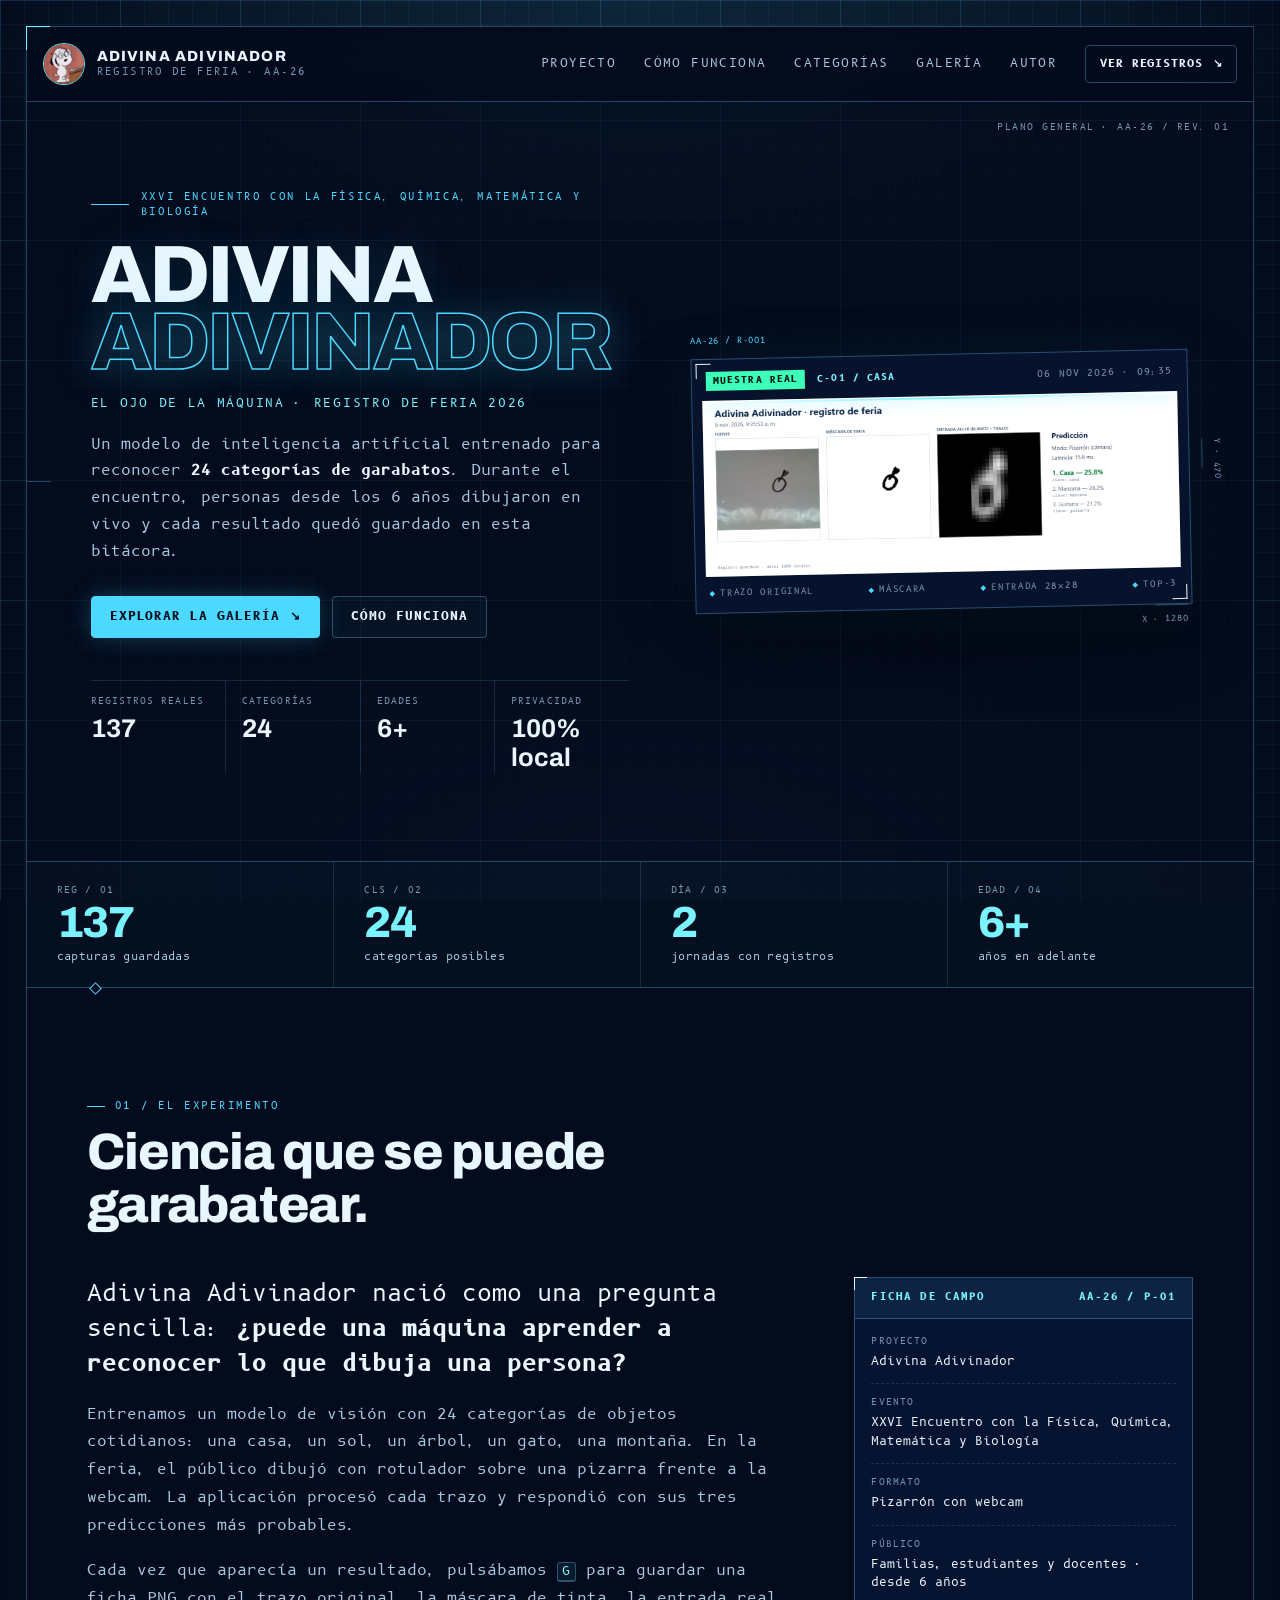
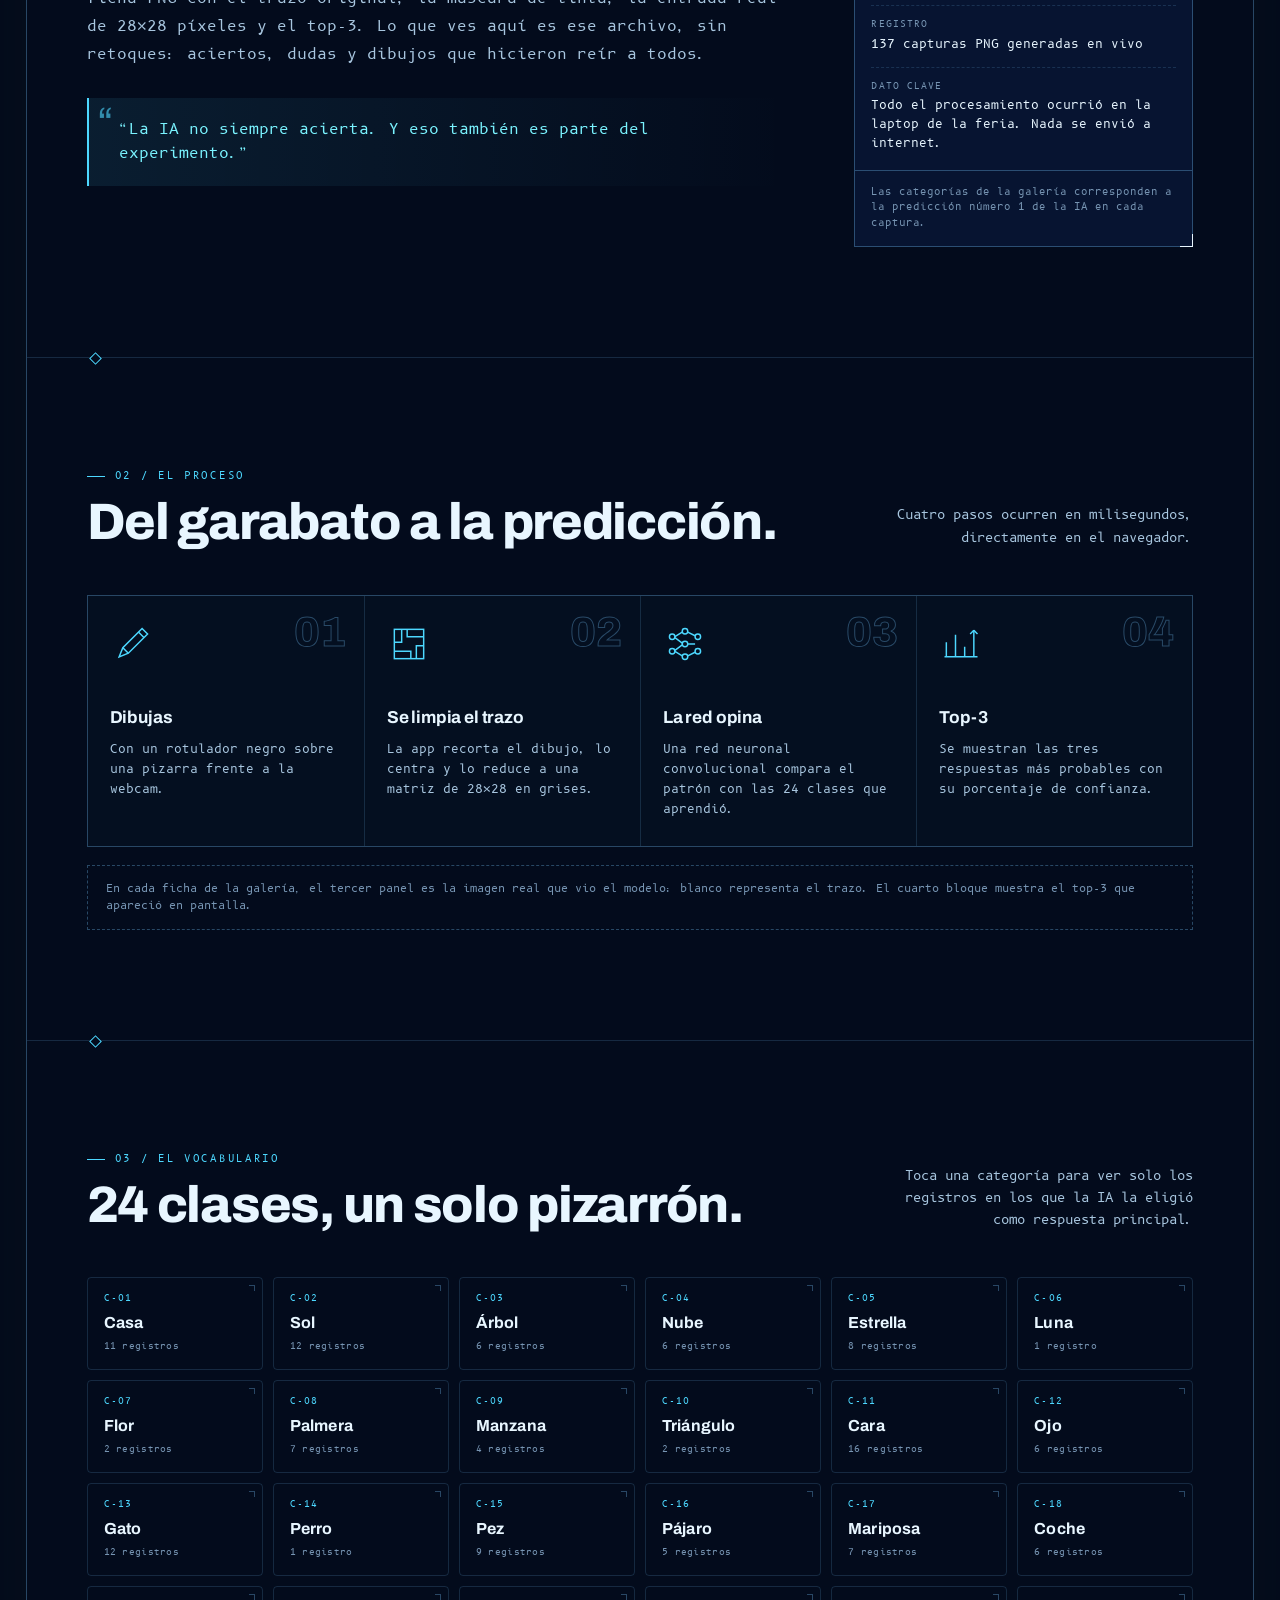
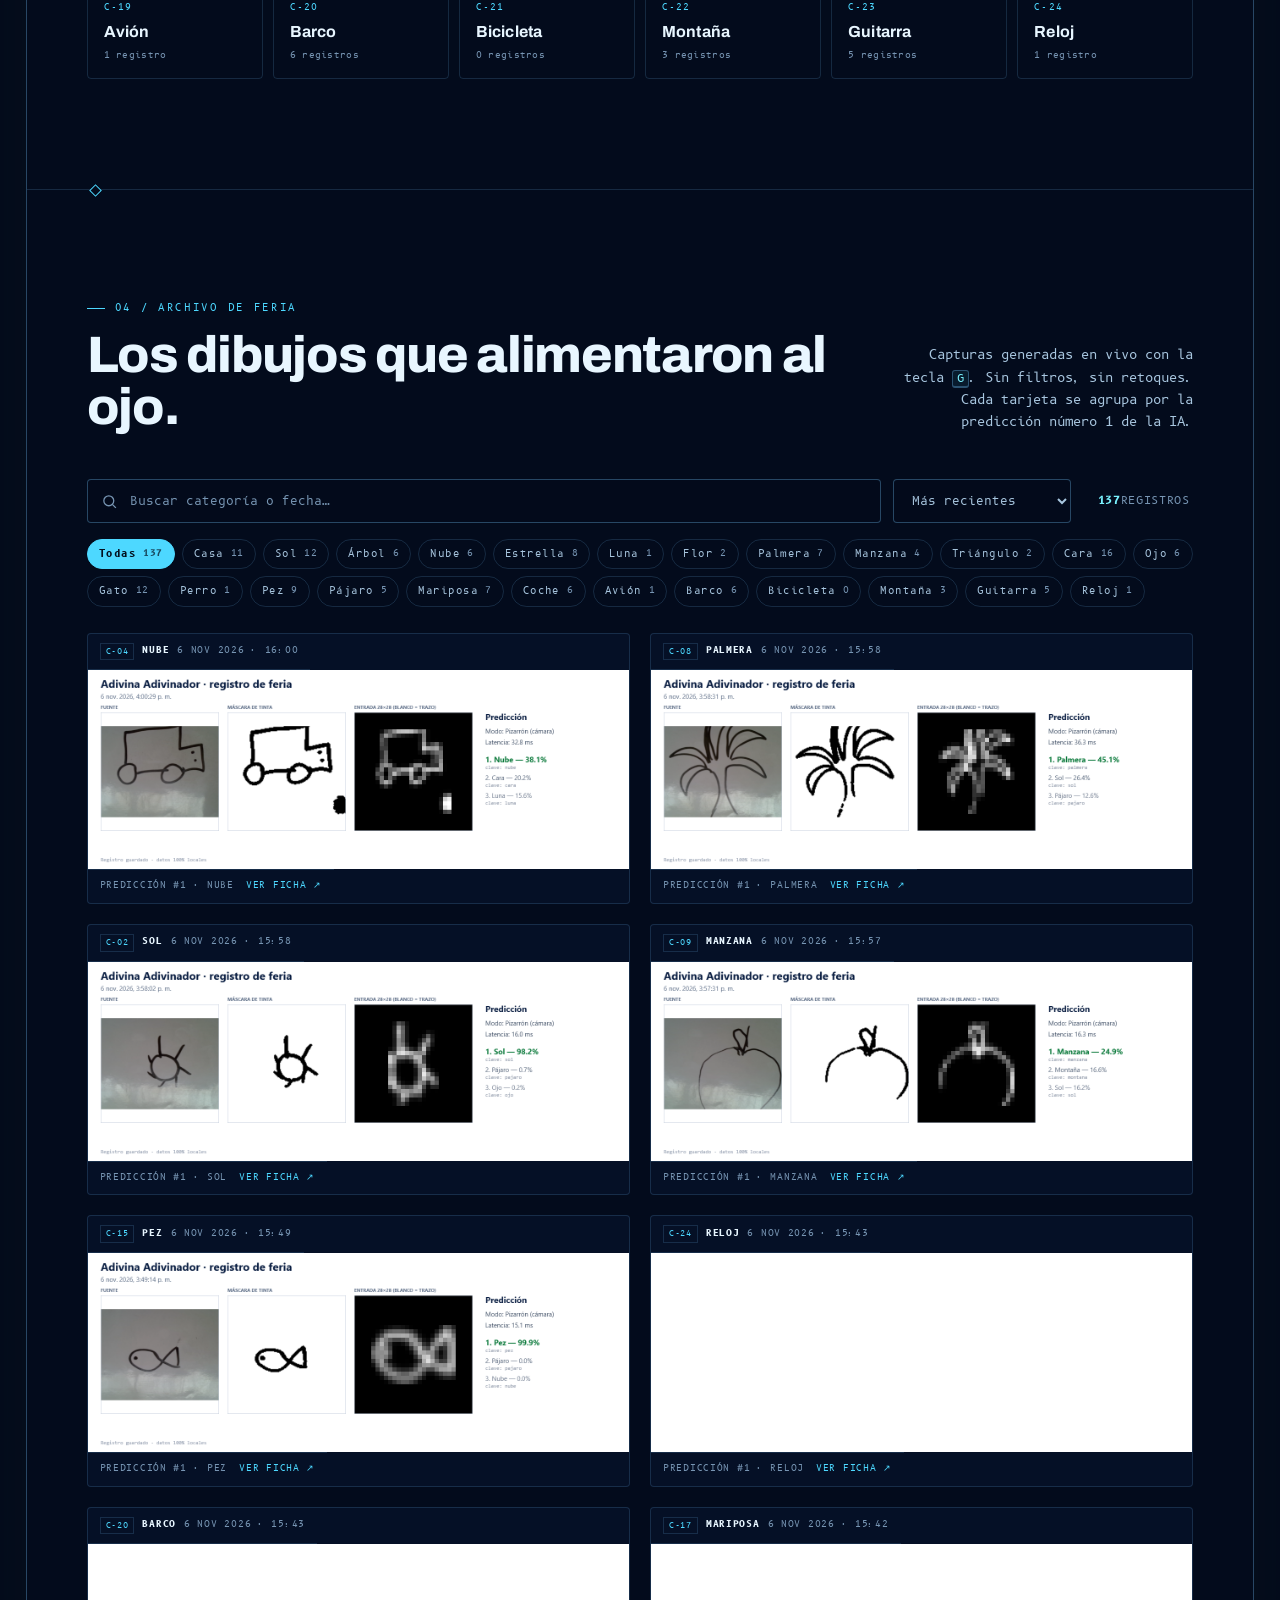
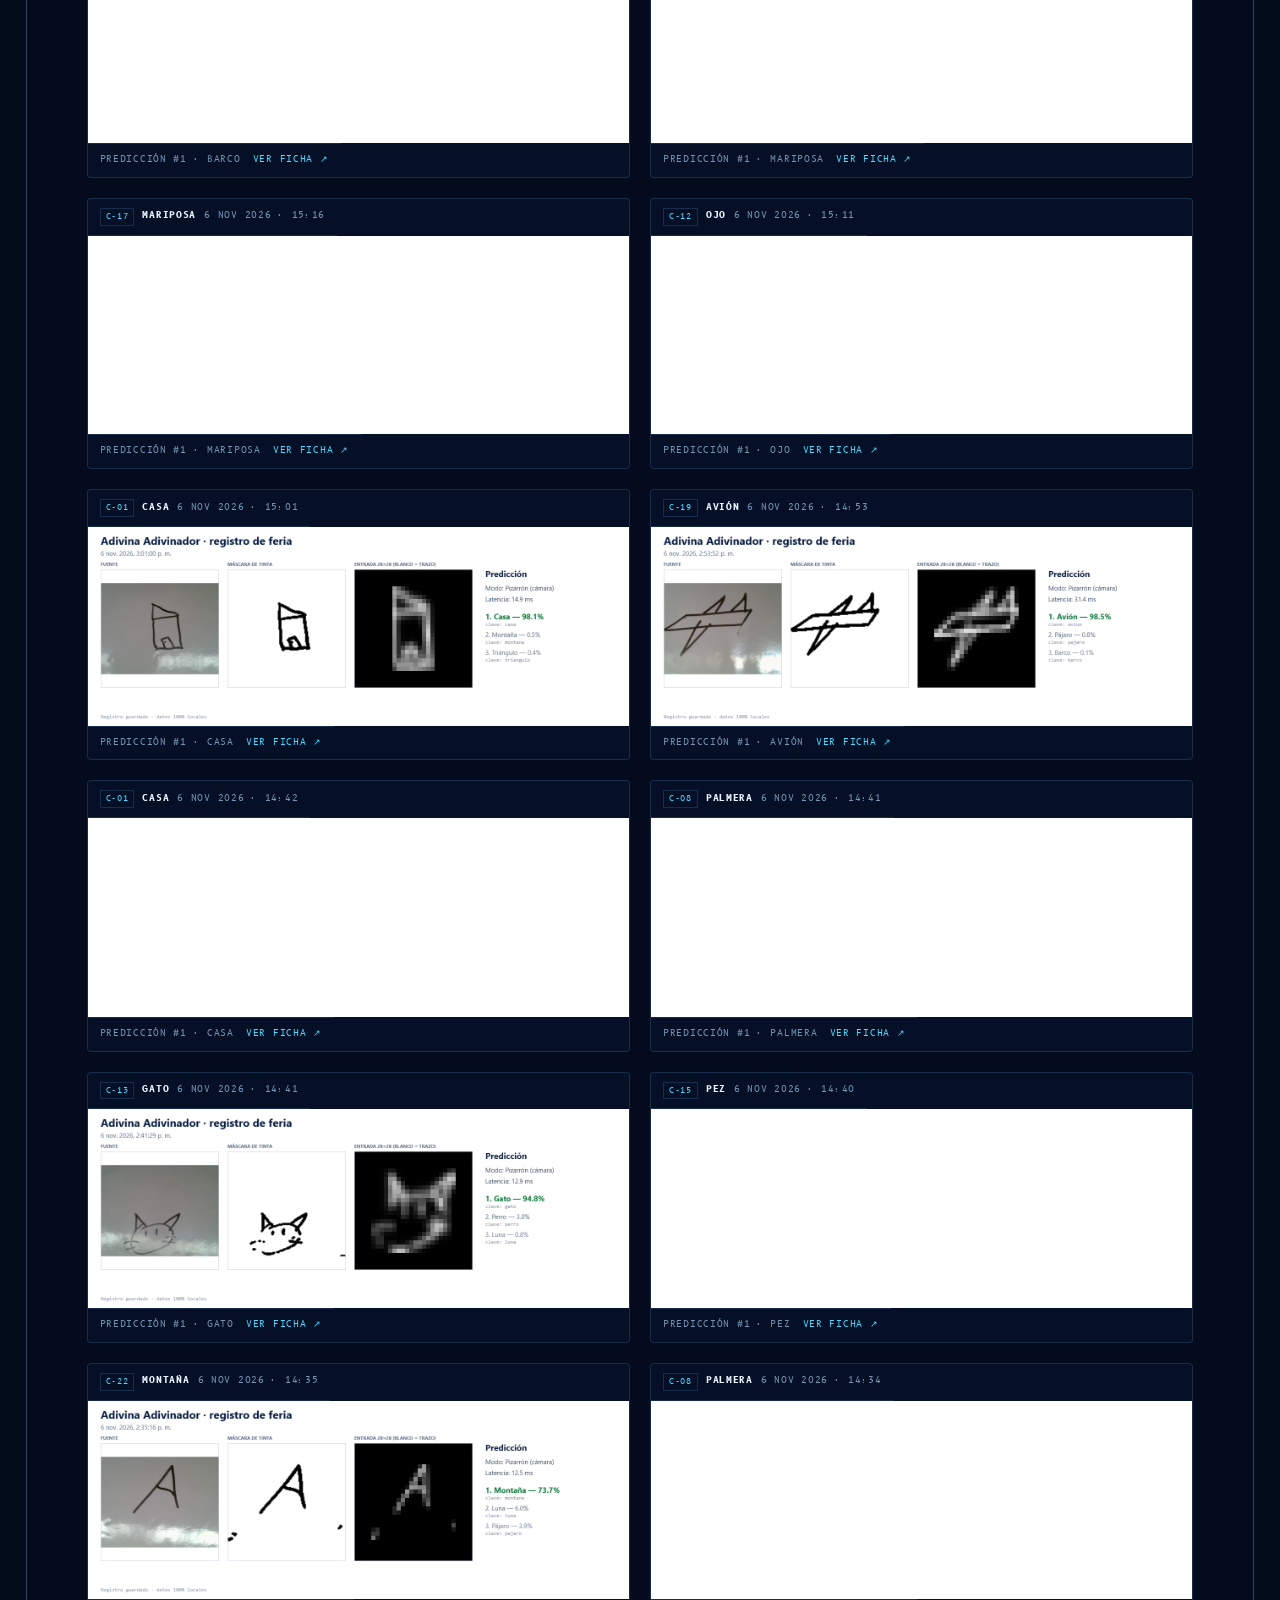
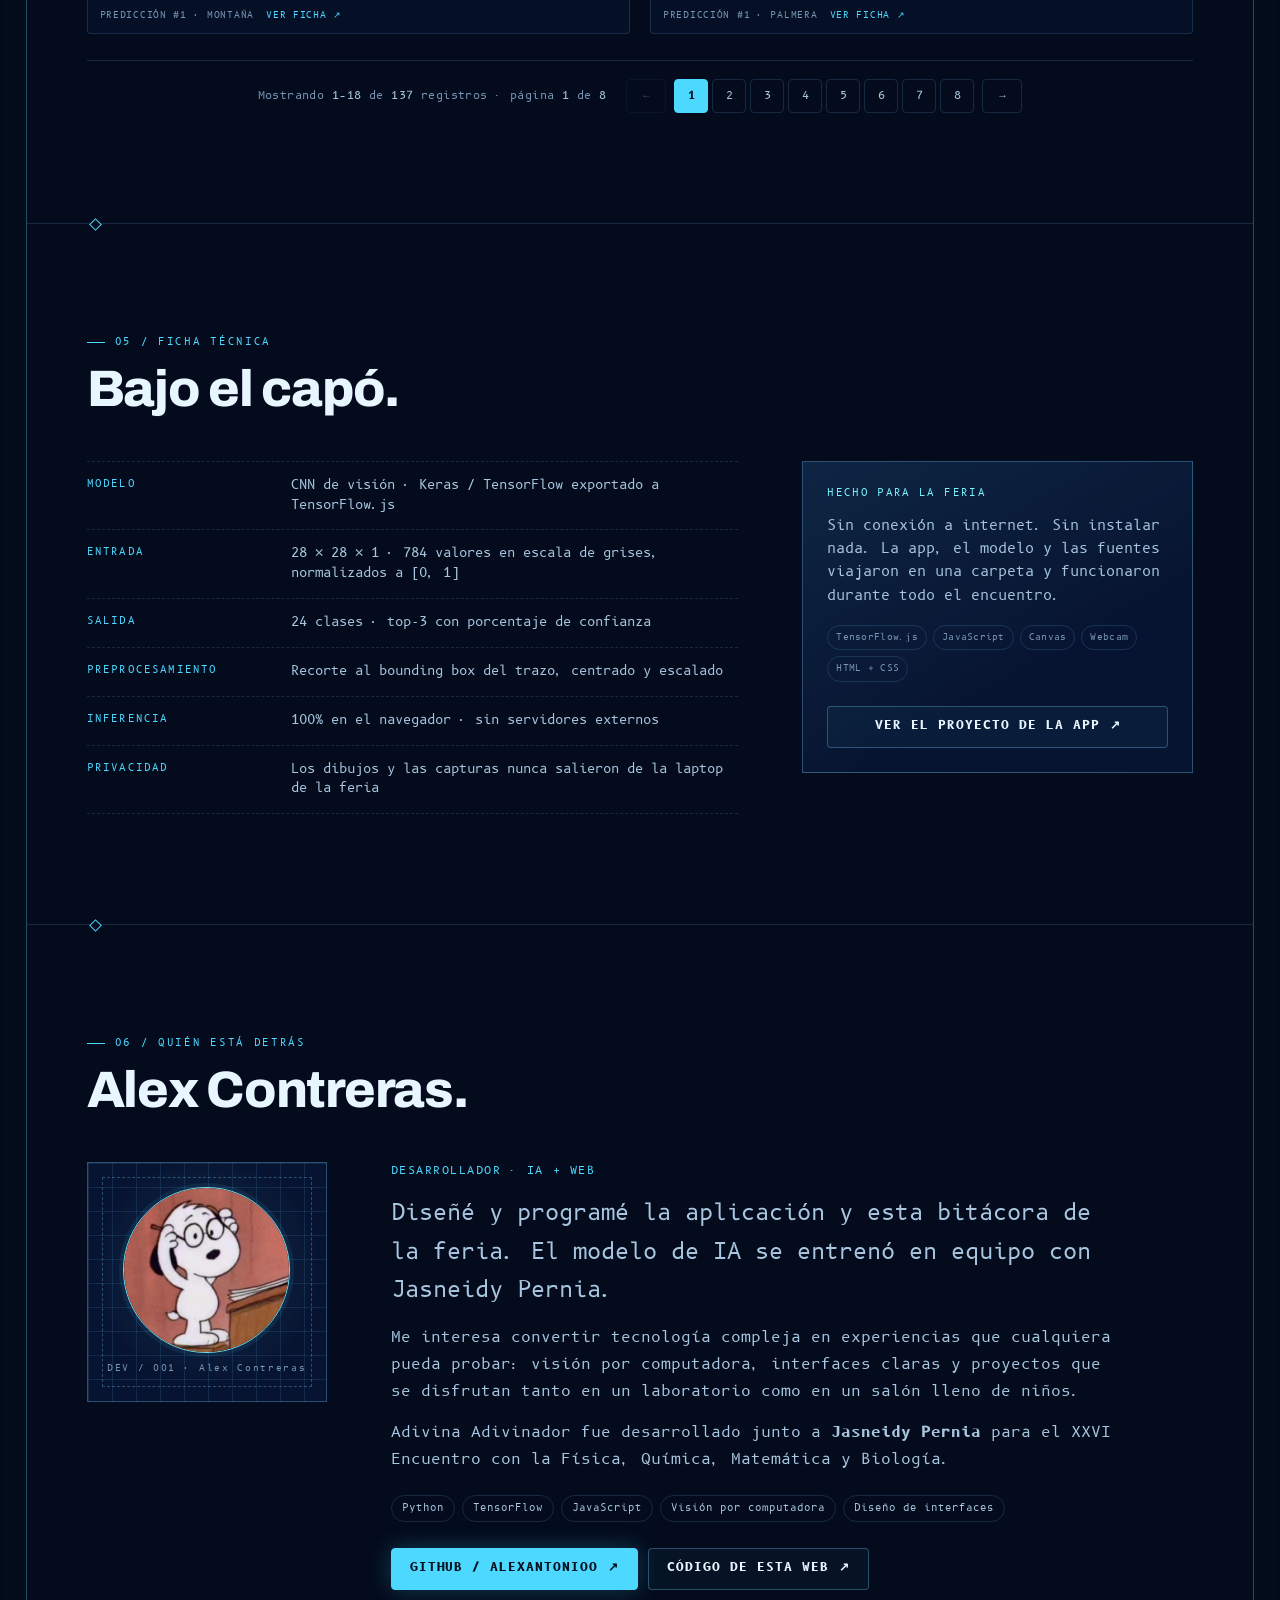
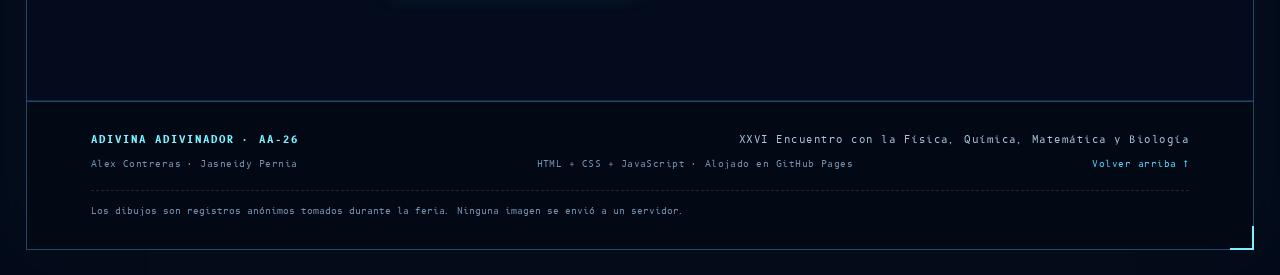
<file: index.html>
<!DOCTYPE html>
<html lang="es">
<head>
    <meta charset="UTF-8">
    <meta name="viewport" content="width=device-width, initial-scale=1.0">
    <title>Adivina Adivinador · Galería de la feria | XXVI Encuentro</title>
    <meta name="description" content="Bitácora visual de Adivina Adivinador: un modelo de inteligencia artificial que reconoce garabatos. 137 registros reales, 24 categorías y dibujos hechos por el público durante el XXVI Encuentro con la Física, Química, Matemática y Biología.">
    <meta name="theme-color" content="#040b1c">
    <meta name="author" content="Alex Contreras">
    <meta property="og:type" content="website">
    <meta property="og:title" content="Adivina Adivinador · Galería de la feria">
    <meta property="og:description" content="137 registros reales de un modelo de IA que adivina garabatos. Un experimento de divulgación científica para el XXVI Encuentro con la Física, Química, Matemática y Biología.">
    <meta property="og:image" content="https://alexantonioo.github.io/Adivina-Adivinador-web/imagenes/adivina-20261106-093553-853-casa.png">
    <meta property="og:locale" content="es_VE">
    <link rel="icon" href="assets/favicon.png" type="image/png">
    <link rel="preload" href="fonts/archivo-var.woff2" as="font" type="font/woff2" crossorigin>
    <link rel="preload" href="fonts/b612-mono-400.woff2" as="font" type="font/woff2" crossorigin>
    <link rel="stylesheet" href="styles.css">
    <script src="data/galeria.js" defer></script>
    <script src="app.js" defer></script>
</head>
<body>
    <a class="saltar-contenido" href="#galeria">Saltar a la galería</a>

    <div class="hoja">
        <header class="barra-superior">
            <a class="marca" href="#inicio" aria-label="Adivina Adivinador, volver al inicio">
                <img class="marca-foto" src="assets/perfil-github.jpg" alt="Alex Contreras" width="42" height="42">
                <span class="marca-texto">
                    <strong>Adivina Adivinador</strong>
                    <span>Registro de feria · AA-26</span>
                </span>
            </a>

            <nav class="nav-principal" aria-label="Secciones del sitio">
                <a href="#proyecto">Proyecto</a>
                <a href="#como-funciona">Cómo funciona</a>
                <a href="#categorias">Categorías</a>
                <a href="#galeria">Galería</a>
                <a href="#autor">Autor</a>
            </nav>

            <a class="btn btn-barra" href="#galeria">
                Ver registros
                <span aria-hidden="true">↘</span>
            </a>
        </header>

        <main>
            <section class="hero" id="inicio" aria-labelledby="titulo-hero">
                <div class="hero-texto">
                    <p class="evento">
                        <span class="evento-linea" aria-hidden="true"></span>
                        XXVI Encuentro con la Física, Química, Matemática y Biología
                    </p>

                    <h1 id="titulo-hero" class="titulo-hero">
                        <span class="titulo-linea-1">Adivina</span>
                        <span class="titulo-linea-2">Adivinador</span>
                    </h1>

                    <p class="hero-kicker">El ojo de la máquina · Registro de feria 2026</p>

                    <p class="hero-lead">
                        Un modelo de inteligencia artificial entrenado para reconocer
                        <strong>24 categorías de garabatos</strong>. Durante el encuentro,
                        personas desde los 6 años dibujaron en vivo y cada resultado quedó
                        guardado en esta bitácora.
                    </p>

                    <div class="hero-acciones">
                        <a class="btn btn-primario" href="#galeria">
                            Explorar la galería
                            <span aria-hidden="true">↘</span>
                        </a>
                        <a class="btn btn-secundario" href="#como-funciona">
                            Cómo funciona
                        </a>
                    </div>

                    <dl class="hero-datos" aria-label="Datos rápidos del proyecto">
                        <div>
                            <dt>Registros reales</dt>
                            <dd><span data-stat="total">137</span></dd>
                        </div>
                        <div>
                            <dt>Categorías</dt>
                            <dd>24</dd>
                        </div>
                        <div>
                            <dt>Edades</dt>
                            <dd>6+</dd>
                        </div>
                        <div>
                            <dt>Privacidad</dt>
                            <dd>100% local</dd>
                        </div>
                    </dl>
                </div>

                <figure class="hero-registro" aria-labelledby="leyenda-registro">
                    <div class="registro-marco">
                        <div class="registro-cabecera">
                            <span class="registro-tipo">Muestra real</span>
                            <span class="registro-id">C-01 / Casa</span>
                            <span class="registro-fecha">06 nov 2026 · 09:35</span>
                        </div>

                        <div class="registro-imagen">
                            <img
                                src="imagenes/adivina-20261106-093553-853-casa.png"
                                width="1280"
                                height="470"
                                alt="Registro real de la feria: dibujo de una casa, su máscara de tinta, la entrada de 28 por 28 píxeles y las tres predicciones de la IA."
                                fetchpriority="high"
                            >
                            <span class="registro-escaneo" aria-hidden="true"></span>
                        </div>

                        <figcaption class="registro-leyenda" id="leyenda-registro">
                            <span>Trazo original</span>
                            <span>Máscara</span>
                            <span>Entrada 28×28</span>
                            <span>Top-3</span>
                        </figcaption>
                    </div>

                    <span class="cota cota-x" aria-hidden="true">X · 1280</span>
                    <span class="cota cota-y" aria-hidden="true">Y · 470</span>
                    <span class="cota cota-esquina" aria-hidden="true">AA-26 / R-001</span>
                </figure>
            </section>

            <section class="cifras" aria-label="La feria en números">
                <div class="cifra">
                    <span class="cifra-codigo">REG / 01</span>
                    <span class="cifra-valor" data-stat="total">137</span>
                    <span class="cifra-label">capturas guardadas</span>
                </div>
                <div class="cifra">
                    <span class="cifra-codigo">CLS / 02</span>
                    <span class="cifra-valor">24</span>
                    <span class="cifra-label">categorías posibles</span>
                </div>
                <div class="cifra">
                    <span class="cifra-codigo">DÍA / 03</span>
                    <span class="cifra-valor"><span data-stat="dias">2</span></span>
                    <span class="cifra-label">jornadas con registros</span>
                </div>
                <div class="cifra">
                    <span class="cifra-codigo">EDAD / 04</span>
                    <span class="cifra-valor">6+</span>
                    <span class="cifra-label">años en adelante</span>
                </div>
            </section>

            <section class="seccion seccion-proyecto" id="proyecto" aria-labelledby="titulo-proyecto">
                <div class="seccion-encabezado">
                    <p class="seccion-kicker">01 / El experimento</p>
                    <h2 id="titulo-proyecto">Ciencia que se puede garabatear.</h2>
                </div>

                <div class="proyecto-grid">
                    <div class="proyecto-texto">
                        <p class="parrafo-destacado">
                            Adivina Adivinador nació como una pregunta sencilla:
                            <strong>¿puede una máquina aprender a reconocer lo que dibuja una persona?</strong>
                        </p>
                        <p>
                            Entrenamos un modelo de visión con 24 categorías de objetos cotidianos:
                            una casa, un sol, un árbol, un gato, una montaña. En la feria, el público
                            dibujó con rotulador sobre una pizarra frente a la webcam. La aplicación
                            procesó cada trazo y respondió con sus tres predicciones más probables.
                        </p>
                        <p>
                            Cada vez que aparecía un resultado, pulsábamos <kbd>G</kbd> para guardar
                            una ficha PNG con el trazo original, la máscara de tinta, la entrada real
                            de 28×28 píxeles y el top-3. Lo que ves aquí es ese archivo, sin retoques:
                            aciertos, dudas y dibujos que hicieron reír a todos.
                        </p>

                        <blockquote class="cita">
                            <p>“La IA no siempre acierta. Y eso también es parte del experimento.”</p>
                        </blockquote>
                    </div>

                    <aside class="ficha-campo" aria-label="Ficha de campo del proyecto">
                        <div class="ficha-campo-cabecera">
                            <span>Ficha de campo</span>
                            <span>AA-26 / P-01</span>
                        </div>
                        <dl>
                            <div>
                                <dt>Proyecto</dt>
                                <dd>Adivina Adivinador</dd>
                            </div>
                            <div>
                                <dt>Evento</dt>
                                <dd>XXVI Encuentro con la Física, Química, Matemática y Biología</dd>
                            </div>
                            <div>
                                <dt>Formato</dt>
                                <dd>Pizarrón con webcam</dd>
                            </div>
                            <div>
                                <dt>Público</dt>
                                <dd>Familias, estudiantes y docentes · desde 6 años</dd>
                            </div>
                            <div>
                                <dt>Registro</dt>
                                <dd>137 capturas PNG generadas en vivo</dd>
                            </div>
                            <div>
                                <dt>Dato clave</dt>
                                <dd>Todo el procesamiento ocurrió en la laptop de la feria. Nada se envió a internet.</dd>
                            </div>
                        </dl>
                        <p class="ficha-campo-nota">
                            Las categorías de la galería corresponden a la predicción número 1
                            de la IA en cada captura.
                        </p>
                    </aside>
                </div>
            </section>

            <section class="seccion seccion-como" id="como-funciona" aria-labelledby="titulo-como">
                <div class="seccion-encabezado seccion-encabezado--fila">
                    <div>
                        <p class="seccion-kicker">02 / El proceso</p>
                        <h2 id="titulo-como">Del garabato a la predicción.</h2>
                    </div>
                    <p class="seccion-intro">
                        Cuatro pasos ocurren en milisegundos, directamente en el navegador.
                    </p>
                </div>

                <ol class="pasos">
                    <li class="paso">
                        <span class="paso-numero">01</span>
                        <span class="paso-icono" aria-hidden="true">
                            <svg viewBox="0 0 48 48" fill="none" stroke="currentColor" stroke-width="1.6">
                                <path d="M10 38l4-10L35 7l6 6-21 21-10 4z"/>
                                <path d="M31 11l6 6M14 28l6 6"/>
                            </svg>
                        </span>
                        <h3>Dibujas</h3>
                        <p>Con un rotulador negro sobre una pizarra frente a la webcam.</p>
                    </li>
                    <li class="paso">
                        <span class="paso-numero">02</span>
                        <span class="paso-icono" aria-hidden="true">
                            <svg viewBox="0 0 48 48" fill="none" stroke="currentColor" stroke-width="1.6">
                                <rect x="8" y="8" width="32" height="32"/>
                                <path d="M8 22h8V8M22 8v8h18M40 26h-8v14M26 40v-8H8"/>
                            </svg>
                        </span>
                        <h3>Se limpia el trazo</h3>
                        <p>La app recorta el dibujo, lo centra y lo reduce a una matriz de 28×28 en grises.</p>
                    </li>
                    <li class="paso">
                        <span class="paso-numero">03</span>
                        <span class="paso-icono" aria-hidden="true">
                            <svg viewBox="0 0 48 48" fill="none" stroke="currentColor" stroke-width="1.6">
                                <circle cx="10" cy="16" r="3"/><circle cx="10" cy="32" r="3"/>
                                <circle cx="24" cy="10" r="3"/><circle cx="24" cy="24" r="3"/><circle cx="24" cy="38" r="3"/>
                                <circle cx="38" cy="16" r="3"/><circle cx="38" cy="32" r="3"/>
                                <path d="M13 16l8-5M13 17l8 6M13 31l8-6M13 32l8 5M27 11l8 4M27 24h8M27 37l8-4"/>
                            </svg>
                        </span>
                        <h3>La red opina</h3>
                        <p>Una red neuronal convolucional compara el patrón con las 24 clases que aprendió.</p>
                    </li>
                    <li class="paso">
                        <span class="paso-numero">04</span>
                        <span class="paso-icono" aria-hidden="true">
                            <svg viewBox="0 0 48 48" fill="none" stroke="currentColor" stroke-width="1.6">
                                <path d="M8 38V22M18 38V14M28 38V27M38 38V9"/>
                                <path d="M6 38h36M38 9l-4 4M38 9l4 4"/>
                            </svg>
                        </span>
                        <h3>Top-3</h3>
                        <p>Se muestran las tres respuestas más probables con su porcentaje de confianza.</p>
                    </li>
                </ol>

                <p class="nota-tecnica">
                    En cada ficha de la galería, el tercer panel es la imagen real que vio el modelo:
                    blanco representa el trazo. El cuarto bloque muestra el top-3 que apareció en pantalla.
                </p>
            </section>

            <section class="seccion seccion-categorias" id="categorias" aria-labelledby="titulo-categorias">
                <div class="seccion-encabezado seccion-encabezado--fila">
                    <div>
                        <p class="seccion-kicker">03 / El vocabulario</p>
                        <h2 id="titulo-categorias">24 clases, un solo pizarrón.</h2>
                    </div>
                    <p class="seccion-intro">
                        Toca una categoría para ver solo los registros en los que la IA la eligió como respuesta principal.
                    </p>
                </div>

                <div class="categorias-grid" id="categorias-grid" aria-live="polite">
                    <noscript>
                        <p class="aviso-noscript">
                            Activa JavaScript para explorar las categorías y la galería.
                        </p>
                    </noscript>
                </div>
            </section>

            <section class="seccion seccion-galeria" id="galeria" aria-labelledby="titulo-galeria">
                <div class="seccion-encabezado seccion-encabezado--fila">
                    <div>
                        <p class="seccion-kicker">04 / Archivo de feria</p>
                        <h2 id="titulo-galeria">Los dibujos que alimentaron al ojo.</h2>
                    </div>
                    <p class="seccion-intro">
                        Capturas generadas en vivo con la tecla <kbd>G</kbd>. Sin filtros, sin retoques.
                        Cada tarjeta se agrupa por la predicción número 1 de la IA.
                    </p>
                </div>

                <div class="galeria-controles" aria-label="Controles de la galería">
                    <div class="buscador">
                        <svg viewBox="0 0 24 24" fill="none" stroke="currentColor" stroke-width="1.8" aria-hidden="true">
                            <circle cx="11" cy="11" r="7"/>
                            <path d="M16 16l5 5"/>
                        </svg>
                        <label class="visualmente-oculto" for="buscador-galeria">Buscar en la galería</label>
                        <input
                            id="buscador-galeria"
                            type="search"
                            placeholder="Buscar categoría o fecha…"
                            autocomplete="off"
                            spellcheck="false"
                        >
                    </div>

                    <label class="selector-orden">
                        <span class="visualmente-oculto">Ordenar registros</span>
                        <select id="orden-galeria">
                            <option value="recientes">Más recientes</option>
                            <option value="antiguos">Más antiguos</option>
                            <option value="categoria">Categoría A–Z</option>
                        </select>
                    </label>

                    <p class="contador-resultados" id="contador-resultados" aria-live="polite">
                        <span data-stat="total">137</span> registros
                    </p>
                </div>

                <div class="filtros" id="filtros-galeria" role="group" aria-label="Filtrar por categoría">
                    <noscript>
                        <p class="aviso-noscript">Activa JavaScript para filtrar la galería.</p>
                    </noscript>
                </div>

                <div class="galeria-grid" id="galeria-grid"></div>

                <div class="galeria-vacio" id="galeria-vacio" hidden>
                    <p class="galeria-vacio-titulo">Sin registros para esta búsqueda.</p>
                    <p>Prueba con otra categoría o borra el texto del buscador.</p>
                    <button class="btn btn-secundario" id="btn-limpiar-filtros" type="button">
                        Limpiar filtros
                    </button>
                </div>

                <div class="galeria-pie">
                    <p class="galeria-nota" id="galeria-nota" aria-live="polite">
                        Mostrando <span id="rango-registros">0</span> de
                        <span id="contador-filtrados">137</span> registros ·
                        página <span id="pagina-actual">1</span> de <span id="total-paginas">1</span>
                    </p>
                    <nav class="paginacion" id="paginacion-galeria" aria-label="Paginación de la galería">
                        <button class="paginacion-boton paginacion-control" id="pagina-anterior" type="button" aria-label="Página anterior">←</button>
                        <div class="paginacion-numeros" id="paginacion-numeros"></div>
                        <button class="paginacion-boton paginacion-control" id="pagina-siguiente" type="button" aria-label="Página siguiente">→</button>
                    </nav>
                </div>
            </section>

            <section class="seccion seccion-tecnica" id="tecnica" aria-labelledby="titulo-tecnica">
                <div class="seccion-encabezado">
                    <p class="seccion-kicker">05 / Ficha técnica</p>
                    <h2 id="titulo-tecnica">Bajo el capó.</h2>
                </div>

                <div class="tecnica-grid">
                    <div class="tecnica-lista">
                        <dl>
                            <div>
                                <dt>Modelo</dt>
                                <dd>CNN de visión · Keras / TensorFlow exportado a TensorFlow.js</dd>
                            </div>
                            <div>
                                <dt>Entrada</dt>
                                <dd>28 × 28 × 1 · 784 valores en escala de grises, normalizados a [0, 1]</dd>
                            </div>
                            <div>
                                <dt>Salida</dt>
                                <dd>24 clases · top-3 con porcentaje de confianza</dd>
                            </div>
                            <div>
                                <dt>Preprocesamiento</dt>
                                <dd>Recorte al bounding box del trazo, centrado y escalado</dd>
                            </div>
                            <div>
                                <dt>Inferencia</dt>
                                <dd>100% en el navegador · sin servidores externos</dd>
                            </div>
                            <div>
                                <dt>Privacidad</dt>
                                <dd>Los dibujos y las capturas nunca salieron de la laptop de la feria</dd>
                            </div>
                        </dl>
                    </div>

                    <aside class="tecnica-destacado">
                        <p class="tecnica-destacado-kicker">Hecho para la feria</p>
                        <p class="tecnica-destacado-texto">
                            Sin conexión a internet. Sin instalar nada. La app, el modelo y las
                            fuentes viajaron en una carpeta y funcionaron durante todo el encuentro.
                        </p>
                        <div class="tecnica-chips" aria-label="Tecnologías utilizadas">
                            <span>TensorFlow.js</span>
                            <span>JavaScript</span>
                            <span>Canvas</span>
                            <span>Webcam</span>
                            <span>HTML + CSS</span>
                        </div>
                        <a class="btn btn-secundario" href="https://github.com/alexantonioo/quick-draw" target="_blank" rel="noopener noreferrer">
                            Ver el proyecto de la app
                            <span aria-hidden="true">↗</span>
                        </a>
                    </aside>
                </div>
            </section>

            <section class="seccion seccion-autor" id="autor" aria-labelledby="titulo-autor">
                <div class="seccion-encabezado">
                    <p class="seccion-kicker">06 / Quién está detrás</p>
                    <h2 id="titulo-autor">Alex Contreras.</h2>
                </div>

                <div class="autor-grid">
                    <div class="autor-marca">
                        <img class="autor-foto" src="assets/perfil-github.jpg" alt="Alex Contreras" width="180" height="180" loading="lazy">
                        <span class="autor-codigo">DEV / 001 · Alex Contreras</span>
                    </div>

                    <div class="autor-texto">
                        <p class="autor-rol">Desarrollador · IA + web</p>
                        <p class="parrafo-destacado">
                            Diseñé y programé la aplicación y esta bitácora de la feria.
                            El modelo de IA se entrenó en equipo con Jasneidy Pernia.
                        </p>
                        <p>
                            Me interesa convertir tecnología compleja en experiencias que cualquiera
                            pueda probar: visión por computadora, interfaces claras y proyectos que
                            se disfrutan tanto en un laboratorio como en un salón lleno de niños.
                        </p>
                        <p>
                            Adivina Adivinador fue desarrollado junto a <strong>Jasneidy Pernia</strong>
                            para el XXVI Encuentro con la Física, Química, Matemática y Biología.
                        </p>

                        <ul class="autor-etiquetas" aria-label="Áreas de trabajo">
                            <li>Python</li>
                            <li>TensorFlow</li>
                            <li>JavaScript</li>
                            <li>Visión por computadora</li>
                            <li>Diseño de interfaces</li>
                        </ul>

                        <div class="autor-enlaces">
                            <a class="btn btn-primario" href="https://github.com/alexantonioo" target="_blank" rel="noopener noreferrer">
                                GitHub / alexantonioo
                                <span aria-hidden="true">↗</span>
                            </a>
                            <a class="btn btn-secundario" href="https://github.com/alexantonioo/Adivina-Adivinador-web" target="_blank" rel="noopener noreferrer">
                                Código de esta web
                                <span aria-hidden="true">↗</span>
                            </a>
                        </div>
                    </div>
                </div>
            </section>
        </main>

        <footer class="pie">
            <div class="pie-fila">
                <span class="pie-marca">ADIVINA ADIVINADOR · AA-26</span>
                <span>XXVI Encuentro con la Física, Química, Matemática y Biología</span>
            </div>
            <div class="pie-fila pie-fila--tenue">
                <span>Alex Contreras · Jasneidy Pernia</span>
                <span>HTML + CSS + JavaScript · Alojado en GitHub Pages</span>
                <a href="#inicio">Volver arriba ↑</a>
            </div>
            <p class="pie-nota">
                Los dibujos son registros anónimos tomados durante la feria.
                Ninguna imagen se envió a un servidor.
            </p>
        </footer>
    </div>

    <div class="lightbox" id="lightbox" role="dialog" aria-modal="true" aria-labelledby="lightbox-titulo" hidden>
        <div class="lightbox-fondo" data-cerrar-lightbox></div>

        <div class="lightbox-panel">
            <div class="lightbox-cabecera">
                <span class="lightbox-codigo" id="lightbox-codigo">C-01</span>
                <h2 id="lightbox-titulo">Casa</h2>
                <button class="lightbox-cerrar" id="lightbox-cerrar" type="button" aria-label="Cerrar visor">
                    <svg viewBox="0 0 24 24" fill="none" stroke="currentColor" stroke-width="1.8" aria-hidden="true">
                        <path d="M6 6l12 12M18 6L6 18"/>
                    </svg>
                </button>
            </div>

            <div class="lightbox-cuerpo">
                <div class="lightbox-imagen-contenedor">
                    <img id="lightbox-imagen" alt="" width="1280" height="470">
                </div>

                <div class="lightbox-info">
                    <p class="lightbox-prediccion">
                        Predicción #1:
                        <strong id="lightbox-prediccion">Casa</strong>
                    </p>

                    <dl class="lightbox-datos">
                        <div>
                            <dt>Fecha</dt>
                            <dd id="lightbox-fecha">—</dd>
                        </div>
                        <div>
                            <dt>Archivo</dt>
                            <dd id="lightbox-archivo">—</dd>
                        </div>
                        <div>
                            <dt>Entrada del modelo</dt>
                            <dd>28 × 28 × 1</dd>
                        </div>
                    </dl>

                    <p class="lightbox-nota">
                        Ficha generada por la app durante la feria. El panel derecho muestra
                        el top-3 de predicciones y la latencia real del modelo.
                    </p>

                    <a class="btn btn-secundario lightbox-descarga" id="lightbox-descarga" href="#" download>
                        Descargar PNG
                        <span aria-hidden="true">↓</span>
                    </a>

                    <div class="lightbox-navegacion">
                        <button class="btn-nav-ficha" id="lightbox-anterior" type="button">
                            <span aria-hidden="true">←</span> Anterior
                        </button>
                        <span class="lightbox-contador" id="lightbox-contador">1 / 137</span>
                        <button class="btn-nav-ficha" id="lightbox-siguiente" type="button">
                            Siguiente <span aria-hidden="true">→</span>
                        </button>
                    </div>
                </div>
            </div>
        </div>
    </div>

    <noscript>
        <div class="sin-js">
            Esta galería necesita JavaScript para mostrar los registros y los filtros.
            Puedes ver las imágenes directamente en la carpeta <code>imagenes/</code>.
        </div>
    </noscript>
</body>
</html>
</file>
<file: styles.css>
@font-face {
    font-family: "Archivo";
    font-style: normal;
    font-weight: 100 900;
    font-display: swap;
    src: url("fonts/archivo-var.woff2") format("woff2-variations");
}

@font-face {
    font-family: "B612";
    font-style: normal;
    font-weight: 400;
    font-display: swap;
    src: url("fonts/b612-400.woff2") format("woff2");
}

@font-face {
    font-family: "B612";
    font-style: normal;
    font-weight: 700;
    font-display: swap;
    src: url("fonts/b612-700.woff2") format("woff2");
}

@font-face {
    font-family: "B612 Mono";
    font-style: normal;
    font-weight: 400;
    font-display: swap;
    src: url("fonts/b612-mono-400.woff2") format("woff2");
}

@font-face {
    font-family: "B612 Mono";
    font-style: normal;
    font-weight: 700;
    font-display: swap;
    src: url("fonts/b612-mono-700.woff2") format("woff2");
}

:root {
    --fondo: #040b1c;
    --fondo-2: #07122c;
    --fondo-3: #0a1a3a;
    --panel: rgba(9, 24, 58, 0.72);
    --panel-fuerte: rgba(9, 24, 58, 0.94);
    --cian: #4dd8ff;
    --cian-brillo: #7af3ff;
    --cian-suave: #2f9fd6;
    --verde: #3dffb9;
    --amarillo: #ffd166;
    --rojo: #ff6b6b;
    --texto: #e8f6ff;
    --texto-tenue: #a8c6df;
    --texto-debil: #7795b3;
    --borde: rgba(120, 200, 255, 0.32);
    --borde-suave: rgba(120, 200, 255, 0.16);
    --borde-fuerte: rgba(122, 243, 255, 0.9);
    --grid: rgba(94, 186, 255, 0.13);
    --grid-fina: rgba(94, 186, 255, 0.055);
    --fuente-display: "Archivo", "Segoe UI", system-ui, sans-serif;
    --fuente-mono: "B612 Mono", "Consolas", "Courier New", monospace;
    --fuente-texto: "B612", "Segoe UI", system-ui, sans-serif;
    --sombra: 0 24px 80px rgba(0, 0, 0, 0.38), 0 0 80px rgba(77, 216, 255, 0.06);
    --radio: 4px;
    --ancho: 1440px;
}

* {
    box-sizing: border-box;
    margin: 0;
    padding: 0;
}

html {
    scroll-behavior: smooth;
    -webkit-text-size-adjust: 100%;
}

body {
    min-height: 100vh;
    padding: clamp(10px, 2vw, 26px);
    color: var(--texto);
    font-family: var(--fuente-mono);
    font-size: 15px;
    line-height: 1.65;
    background-color: var(--fondo);
    background-image:
        radial-gradient(90% 60% at 50% 0%, rgba(77, 216, 255, 0.13) 0%, transparent 60%),
        radial-gradient(70% 50% at 50% 100%, rgba(47, 159, 214, 0.1) 0%, transparent 70%),
        linear-gradient(var(--grid) 1px, transparent 1px),
        linear-gradient(90deg, var(--grid) 1px, transparent 1px),
        linear-gradient(var(--grid-fina) 1px, transparent 1px),
        linear-gradient(90deg, var(--grid-fina) 1px, transparent 1px);
    background-size: 100% 100%, 100% 100%, 120px 120px, 120px 120px, 24px 24px, 24px 24px;
    background-attachment: fixed;
    -webkit-font-smoothing: antialiased;
    text-rendering: optimizeLegibility;
    overflow-x: hidden;
}

body.lightbox-abierto {
    overflow: hidden;
}

::selection {
    background: var(--cian);
    color: var(--fondo);
}

:focus-visible {
    outline: 2px solid var(--cian-brillo);
    outline-offset: 3px;
}

[hidden] {
    display: none !important;
}

img {
    max-width: 100%;
}

a {
    color: inherit;
}

button,
input,
select {
    font: inherit;
    color: inherit;
}

kbd {
    display: inline-block;
    padding: 0 0.38em;
    border: 1px solid var(--borde);
    border-bottom-width: 2px;
    border-radius: 3px;
    background: rgba(77, 216, 255, 0.08);
    color: var(--cian-brillo);
    font-family: var(--fuente-mono);
    font-size: 0.82em;
    line-height: 1.4;
}

.visualmente-oculto {
    position: absolute;
    width: 1px;
    height: 1px;
    padding: 0;
    margin: -1px;
    overflow: hidden;
    clip: rect(0 0 0 0);
    white-space: nowrap;
    border: 0;
}

.saltar-contenido {
    position: fixed;
    top: 12px;
    left: 12px;
    z-index: 500;
    padding: 10px 16px;
    background: var(--cian);
    color: var(--fondo);
    font-weight: 700;
    text-decoration: none;
    transform: translateY(-160%);
    transition: transform 0.2s ease;
}

.saltar-contenido:focus {
    transform: translateY(0);
}

.hoja {
    position: relative;
    width: min(100%, var(--ancho));
    margin: 0 auto;
    background: rgba(4, 11, 28, 0.66);
    border: 1px solid var(--borde);
    box-shadow: var(--sombra);
}

.hoja::before,
.hoja::after {
    content: "";
    position: absolute;
    z-index: 20;
    width: 22px;
    height: 22px;
    pointer-events: none;
}

.hoja::before {
    top: -1px;
    left: -1px;
    border-top: 2px solid var(--cian-brillo);
    border-left: 2px solid var(--cian-brillo);
}

.hoja::after {
    right: -1px;
    bottom: -1px;
    border-right: 2px solid var(--cian-brillo);
    border-bottom: 2px solid var(--cian-brillo);
}

.barra-superior {
    position: sticky;
    top: 0;
    z-index: 60;
    display: flex;
    align-items: center;
    gap: 28px;
    padding: 1rem;
    max-width: 100%;
    box-sizing: border-box;
    background: rgba(4, 11, 28, 0.88);
    border-bottom: 1px solid var(--borde);
    backdrop-filter: blur(14px);
}

.marca {
    display: flex;
    align-items: center;
    gap: 12px;
    text-decoration: none;
    flex-shrink: 0;
}

.marca-foto {
    display: block;
    width: 42px;
    height: 42px;
    border: 1px solid var(--borde-fuerte);
    border-radius: 50%;
    object-fit: cover;
    background: rgba(77, 216, 255, 0.04);
}

.marca-texto {
    display: flex;
    flex-direction: column;
    line-height: 1.2;
}

.marca-texto strong {
    font-family: var(--fuente-display);
    font-size: 0.92rem;
    font-weight: 800;
    letter-spacing: 0.08em;
    text-transform: uppercase;
}

/* Ocultar el título en móviles muy pequeños, dejando espacio para el botón */
@media (max-width: 640px) {
    .marca-texto strong {
        display: none;
    }
}

.marca-texto span {
    margin-top: 2px;
    color: var(--texto-debil);
    font-size: 0.62rem;
    letter-spacing: 0.14em;
    text-transform: uppercase;
}

.nav-principal {
    display: flex;
    align-items: center;
    gap: clamp(14px, 2.2vw, 30px);
    margin-left: auto;
}

.nav-principal a {
    position: relative;
    color: var(--texto-tenue);
    font-size: 0.72rem;
    letter-spacing: 0.12em;
    text-decoration: none;
    text-transform: uppercase;
    padding: 6px 0;
    transition: color 0.2s ease;
}

.nav-principal a::after {
    content: "";
    position: absolute;
    right: 0;
    bottom: 0;
    left: 0;
    height: 1px;
    background: var(--cian);
    transform: scaleX(0);
    transform-origin: left;
    transition: transform 0.24s ease;
}

.nav-principal a:hover {
    color: var(--texto);
}

.nav-principal a:hover::after {
    transform: scaleX(1);
}

.btn {
    display: inline-flex;
    align-items: center;
    justify-content: center;
    gap: 10px;
    min-height: 42px;
    padding: 10px 18px;
    border: 1px solid var(--borde);
    border-radius: var(--radio);
    background: transparent;
    color: var(--texto);
    font-family: var(--fuente-mono);
    font-size: 0.76rem;
    font-weight: 700;
    letter-spacing: 0.08em;
    line-height: 1.2;
    text-align: center;
    text-decoration: none;
    text-transform: uppercase;
    cursor: pointer;
    transition: background-color 0.2s ease, border-color 0.2s ease, color 0.2s ease, transform 0.2s ease, box-shadow 0.2s ease;
}

.btn:hover {
    border-color: var(--borde-fuerte);
    transform: translateY(-1px);
}

.btn-primario {
    background: var(--cian);
    border-color: var(--cian);
    color: #03101f;
    box-shadow: 0 0 24px rgba(77, 216, 255, 0.24);
}

.btn-primario:hover {
    background: var(--cian-brillo);
    border-color: var(--cian-brillo);
    box-shadow: 0 0 36px rgba(77, 216, 255, 0.36);
}

.btn-secundario {
    background: rgba(77, 216, 255, 0.04);
}

.btn-secundario:hover {
    background: rgba(77, 216, 255, 0.12);
}

.btn-barra {
    flex-shrink: 0;
    min-height: 38px;
    padding: 8px 14px;
    font-size: 0.68rem;
}

.hero {
    position: relative;
    display: grid;
    grid-template-columns: minmax(0, 1.04fr) minmax(340px, 0.96fr);
    align-items: center;
    gap: clamp(32px, 5vw, 72px);
    padding: clamp(48px, 7vw, 88px) clamp(22px, 5vw, 64px);
    overflow: hidden;
}

.hero::before {
    content: "PLANO GENERAL · AA-26 / REV. 01";
    position: absolute;
    top: 18px;
    right: 24px;
    color: var(--texto-debil);
    font-size: 0.58rem;
    letter-spacing: 0.16em;
}

.hero::after {
    content: "";
    position: absolute;
    top: 50%;
    left: 0;
    width: 24px;
    height: 1px;
    background: var(--borde);
    box-shadow: calc(100vw - 48px) 0 0 var(--borde);
    pointer-events: none;
}

.evento {
    display: flex;
    align-items: center;
    gap: 12px;
    margin-bottom: 22px;
    color: var(--cian);
    font-size: 0.64rem;
    letter-spacing: 0.16em;
    line-height: 1.5;
    text-transform: uppercase;
}

.evento-linea {
    display: inline-block;
    width: 38px;
    height: 1px;
    flex-shrink: 0;
    background: var(--cian);
}

.titulo-hero {
    font-family: var(--fuente-display);
    font-size: clamp(2.4rem, 6.35vw, 6.15rem);
    font-weight: 800;
    letter-spacing: -0.035em;
    line-height: 0.82;
    text-transform: uppercase;
}

.titulo-hero span {
    display: block;
}

.titulo-linea-1 {
    color: var(--texto);
    text-shadow: 0 0 46px rgba(77, 216, 255, 0.14);
}

.titulo-linea-2 {
    color: transparent;
    -webkit-text-stroke: 1.5px var(--cian);
    text-shadow: 0 0 44px rgba(77, 216, 255, 0.3);
}

.hero-kicker {
    margin-top: 18px;
    color: var(--cian-brillo);
    font-size: 0.76rem;
    letter-spacing: 0.14em;
    text-transform: uppercase;
}

.hero-lead {
    max-width: 58ch;
    margin-top: 18px;
    color: var(--texto-tenue);
    font-size: clamp(0.95rem, 1.2vw, 1.05rem);
    line-height: 1.75;
}

.hero-lead strong {
    color: var(--texto);
}

.hero-acciones {
    display: flex;
    flex-wrap: wrap;
    gap: 12px;
    margin-top: 30px;
}

.hero-datos {
    display: grid;
    grid-template-columns: repeat(4, minmax(0, 1fr));
    gap: 0;
    margin-top: 42px;
    border-top: 1px solid var(--borde-suave);
}

.hero-datos > div {
    padding: 14px 16px 0;
    border-left: 1px solid var(--borde-suave);
}

.hero-datos > div:first-child {
    padding-left: 0;
    border-left: 0;
}

.hero-datos dt {
    color: var(--texto-debil);
    font-size: 0.56rem;
    letter-spacing: 0.12em;
    text-transform: uppercase;
}

.hero-datos dd {
    margin-top: 4px;
    color: var(--texto);
    font-family: var(--fuente-display);
    font-size: clamp(1.25rem, 2vw, 1.7rem);
    font-weight: 700;
    line-height: 1.15;
}

.hero-registro {
    position: relative;
    transform: rotate(-1.2deg);
    transition: transform 0.45s ease;
}

.hero-registro:hover {
    transform: rotate(0deg);
}

.registro-marco {
    position: relative;
    padding: 10px;
    background: var(--fondo-2);
    border: 1px solid var(--borde);
    box-shadow: 0 28px 70px rgba(0, 0, 0, 0.44), 0 0 60px rgba(77, 216, 255, 0.08);
}

.registro-marco::before,
.registro-marco::after {
    content: "";
    position: absolute;
    width: 14px;
    height: 14px;
    border-color: var(--cian-brillo);
    pointer-events: none;
}

.registro-marco::before {
    top: 4px;
    left: 4px;
    border-top: 1px solid;
    border-left: 1px solid;
}

.registro-marco::after {
    right: 4px;
    bottom: 4px;
    border-right: 1px solid;
    border-bottom: 1px solid;
}

.registro-cabecera {
    display: flex;
    align-items: center;
    gap: 12px;
    padding: 2px 4px 10px;
    color: var(--texto-tenue);
    font-size: 0.58rem;
    letter-spacing: 0.12em;
    text-transform: uppercase;
}

.registro-tipo {
    padding: 2px 7px;
    background: var(--verde);
    color: #03150e;
    font-weight: 700;
}

.registro-id {
    color: var(--cian-brillo);
    font-weight: 700;
}

.registro-fecha {
    margin-left: auto;
    color: var(--texto-debil);
}

.registro-imagen {
    position: relative;
    overflow: hidden;
    background: #ffffff;
    border: 1px solid rgba(255, 255, 255, 0.25);
}

.registro-imagen img {
    display: block;
    width: 100%;
    height: auto;
}

.registro-escaneo {
    position: absolute;
    top: 0;
    left: 0;
    width: 100%;
    height: 2px;
    background: linear-gradient(90deg, transparent, var(--cian-brillo), transparent);
    box-shadow: 0 0 16px var(--cian);
    animation: escanear 5.5s ease-in-out infinite;
}

.registro-leyenda {
    display: flex;
    justify-content: space-between;
    gap: 8px;
    padding: 10px 4px 2px;
    color: var(--texto-debil);
    font-size: 0.54rem;
    letter-spacing: 0.08em;
    text-transform: uppercase;
}

.registro-leyenda span {
    position: relative;
    padding-left: 10px;
}

.registro-leyenda span::before {
    content: "";
    position: absolute;
    top: 50%;
    left: 0;
    width: 4px;
    height: 4px;
    background: var(--cian);
    transform: translateY(-50%) rotate(45deg);
}

.cota {
    position: absolute;
    color: var(--texto-debil);
    font-size: 0.52rem;
    letter-spacing: 0.1em;
    pointer-events: none;
}

.cota-x {
    right: 4px;
    bottom: -22px;
}

.cota-x::before {
    content: "";
    position: absolute;
    top: -8px;
    right: 0;
    width: 70%;
    height: 1px;
    background: var(--borde);
}

.cota-y {
    top: 90px;
    right: -34px;
    writing-mode: vertical-rl;
}

.cota-y::before {
    content: "";
    position: absolute;
    top: 0;
    left: -8px;
    width: 1px;
    height: 70%;
    background: var(--borde);
}

.cota-esquina {
    top: -24px;
    left: 0;
    color: var(--cian);
}

.cifras {
    display: grid;
    grid-template-columns: repeat(4, minmax(0, 1fr));
    border-top: 1px solid var(--borde);
    border-bottom: 1px solid var(--borde);
}

.cifra {
    display: flex;
    flex-direction: column;
    gap: 1px;
    padding: 22px clamp(16px, 2.4vw, 30px);
    border-left: 1px solid var(--borde-suave);
    background: rgba(77, 216, 255, 0.015);
    transition: background-color 0.2s ease;
}

.cifra:first-child {
    border-left: 0;
}

.cifra:hover {
    background: rgba(77, 216, 255, 0.06);
}

.cifra-codigo {
    color: var(--texto-debil);
    font-size: 0.54rem;
    letter-spacing: 0.14em;
}

.cifra-valor {
    color: var(--cian-brillo);
    font-family: var(--fuente-display);
    font-size: clamp(1.8rem, 3.4vw, 2.9rem);
    font-weight: 800;
    letter-spacing: -0.03em;
    line-height: 1.1;
}

.cifra-label {
    color: var(--texto-tenue);
    font-size: 0.66rem;
    letter-spacing: 0.04em;
}

.seccion {
    position: relative;
    padding: clamp(56px, 9vw, 110px) clamp(20px, 5vw, 60px);
    border-bottom: 1px solid var(--borde-suave);
    scroll-margin-top: 96px;
}

.seccion::before {
    content: "";
    position: absolute;
    top: -4px;
    left: clamp(22px, 5vw, 64px);
    width: 7px;
    height: 7px;
    border: 1px solid var(--cian);
    background: var(--fondo);
    transform: rotate(45deg);
}

.seccion-encabezado {
    max-width: 76ch;
    margin-bottom: clamp(28px, 4vw, 46px);
}

.seccion-encabezado--fila {
    display: flex;
    align-items: flex-end;
    justify-content: space-between;
    gap: 32px;
    max-width: none;
}

.seccion-kicker {
    display: flex;
    align-items: center;
    gap: 10px;
    margin-bottom: 12px;
    color: var(--cian);
    font-size: 0.62rem;
    letter-spacing: 0.17em;
    text-transform: uppercase;
}

.seccion-kicker::before {
    content: "";
    width: 18px;
    height: 1px;
    background: var(--cian);
}

.seccion h2 {
    color: var(--texto);
    font-family: var(--fuente-display);
    font-size: clamp(1.9rem, 4vw, 3.35rem);
    font-weight: 800;
    letter-spacing: -0.025em;
    line-height: 1.02;
}

.seccion-intro {
    max-width: 38ch;
    color: var(--texto-tenue);
    font-size: 0.84rem;
    line-height: 1.65;
    text-align: right;
}

.proyecto-grid {
    display: grid;
    grid-template-columns: minmax(0, 1.35fr) minmax(300px, 0.65fr);
    gap: clamp(32px, 5vw, 70px);
    align-items: start;
}

.proyecto-texto {
    max-width: 72ch;
}

.proyecto-texto p {
    margin-top: 18px;
    color: var(--texto-tenue);
    line-height: 1.85;
}

.proyecto-texto .parrafo-destacado {
    margin-top: 0;
    color: var(--texto);
    font-size: clamp(1.1rem, 1.9vw, 1.42rem);
    line-height: 1.55;
}

.parrafo-destacado strong,
.proyecto-texto strong {
    color: var(--texto);
    font-weight: 700;
}

.cita {
    position: relative;
    margin-top: 30px;
    padding: 20px 24px 20px 30px;
    border-left: 2px solid var(--cian);
    background: linear-gradient(90deg, rgba(77, 216, 255, 0.09), transparent);
}

.cita::before {
    content: "“";
    position: absolute;
    top: 4px;
    left: 8px;
    color: var(--cian);
    font-family: var(--fuente-display);
    font-size: 2.6rem;
    line-height: 1;
    opacity: 0.6;
}

.cita p {
    margin: 0;
    color: var(--cian-brillo);
    font-size: 0.94rem;
    line-height: 1.6;
}

.ficha-campo {
    position: relative;
    border: 1px solid var(--borde);
    background: var(--panel);
}

.ficha-campo::before,
.ficha-campo::after {
    content: "";
    position: absolute;
    width: 12px;
    height: 12px;
    border-color: var(--cian);
    pointer-events: none;
}

.ficha-campo::before {
    top: -1px;
    left: -1px;
    border-top: 1px solid;
    border-left: 1px solid;
}

.ficha-campo::after {
    right: -1px;
    bottom: -1px;
    border-right: 1px solid;
    border-bottom: 1px solid;
}

.ficha-campo-cabecera {
    display: flex;
    justify-content: space-between;
    gap: 14px;
    padding: 12px 16px;
    border-bottom: 1px solid var(--borde);
    background: rgba(77, 216, 255, 0.08);
    color: var(--cian-brillo);
    font-size: 0.6rem;
    font-weight: 700;
    letter-spacing: 0.12em;
    text-transform: uppercase;
}

.ficha-campo dl {
    padding: 4px 16px;
}

.ficha-campo dl > div {
    padding: 12px 0;
    border-bottom: 1px dashed var(--borde-suave);
}

.ficha-campo dl > div:last-child {
    border-bottom: 0;
}

.ficha-campo dt {
    color: var(--texto-debil);
    font-size: 0.56rem;
    letter-spacing: 0.12em;
    text-transform: uppercase;
}

.ficha-campo dd {
    margin-top: 3px;
    color: var(--texto);
    font-size: 0.78rem;
    line-height: 1.5;
}

.ficha-campo-nota {
    padding: 14px 16px;
    border-top: 1px solid var(--borde);
    color: var(--texto-debil);
    font-size: 0.64rem;
    line-height: 1.55;
}

.pasos {
    display: grid;
    grid-template-columns: repeat(4, minmax(0, 1fr));
    list-style: none;
    border: 1px solid var(--borde);
}

.paso {
    position: relative;
    min-height: 250px;
    padding: 26px 22px;
    border-left: 1px solid var(--borde-suave);
    background: rgba(77, 216, 255, 0.015);
    transition: background-color 0.2s ease, transform 0.2s ease;
}

.paso:first-child {
    border-left: 0;
}

.paso:hover {
    background: rgba(77, 216, 255, 0.06);
}

.paso-numero {
    position: absolute;
    top: 16px;
    right: 18px;
    color: transparent;
    font-family: var(--fuente-display);
    font-size: 2.6rem;
    font-weight: 800;
    line-height: 1;
    -webkit-text-stroke: 1px var(--borde);
}

.paso-icono {
    display: block;
    width: 44px;
    height: 44px;
    margin-bottom: 38px;
    color: var(--cian);
}

.paso-icono svg {
    display: block;
    width: 100%;
    height: 100%;
}

.paso h3 {
    color: var(--texto);
    font-family: var(--fuente-display);
    font-size: 1.08rem;
    font-weight: 700;
    letter-spacing: -0.01em;
}

.paso p {
    margin-top: 8px;
    color: var(--texto-tenue);
    font-size: 0.78rem;
    line-height: 1.6;
}

.nota-tecnica {
    margin-top: 18px;
    padding: 14px 18px;
    border: 1px dashed var(--borde);
    color: var(--texto-debil);
    font-size: 0.68rem;
    line-height: 1.6;
}

.categorias-grid {
    display: grid;
    grid-template-columns: repeat(auto-fill, minmax(152px, 1fr));
    gap: 10px;
}

.categoria {
    position: relative;
    display: flex;
    flex-direction: column;
    align-items: flex-start;
    gap: 3px;
    padding: 14px 16px 15px;
    border: 1px solid var(--borde-suave);
    border-radius: var(--radio);
    background: transparent;
    color: var(--texto);
    text-align: left;
    cursor: pointer;
    transition: border-color 0.2s ease, background-color 0.2s ease, transform 0.2s ease;
}

.categoria::before {
    content: "";
    position: absolute;
    top: 7px;
    right: 7px;
    width: 5px;
    height: 5px;
    border-top: 1px solid var(--borde);
    border-right: 1px solid var(--borde);
}

.categoria:hover,
.categoria.activa {
    border-color: var(--borde-fuerte);
    background: rgba(77, 216, 255, 0.1);
    transform: translateY(-2px);
}

.categoria.activa {
    box-shadow: inset 0 0 0 1px rgba(122, 243, 255, 0.24);
}

.categoria-codigo {
    color: var(--cian);
    font-size: 0.54rem;
    letter-spacing: 0.13em;
}

.categoria-nombre {
    font-family: var(--fuente-display);
    font-size: 1rem;
    font-weight: 700;
    letter-spacing: 0.01em;
}

.categoria-total {
    color: var(--texto-debil);
    font-size: 0.58rem;
    letter-spacing: 0.03em;
}

.galeria-controles {
    display: grid;
    grid-template-columns: minmax(220px, 1fr) auto auto;
    gap: 12px;
    align-items: stretch;
    margin-bottom: 16px;
}

.buscador {
    position: relative;
    display: flex;
    align-items: center;
}

.buscador svg {
    position: absolute;
    left: 14px;
    width: 17px;
    height: 17px;
    color: var(--texto-debil);
    pointer-events: none;
}

.buscador input {
    width: 100%;
    height: 44px;
    padding: 0 14px 0 42px;
    border: 1px solid var(--borde);
    border-radius: var(--radio);
    background: rgba(4, 11, 28, 0.66);
    color: var(--texto);
    font-size: 0.76rem;
    outline: none;
    transition: border-color 0.2s ease, box-shadow 0.2s ease;
}

.buscador input::placeholder {
    color: var(--texto-debil);
}

.buscador input:focus {
    border-color: var(--borde-fuerte);
    box-shadow: 0 0 0 3px rgba(77, 216, 255, 0.12);
}

.selector-orden {
    display: flex;
}

.selector-orden select {
    height: 44px;
    padding: 0 38px 0 14px;
    border: 1px solid var(--borde);
    border-radius: var(--radio);
    background-color: rgba(4, 11, 28, 0.66);
    color: var(--texto-tenue);
    font-size: 0.72rem;
    cursor: pointer;
}

.contador-resultados {
    display: flex;
    align-items: center;
    justify-content: flex-end;
    min-width: 110px;
    padding: 0 4px;
    color: var(--texto-debil);
    font-size: 0.66rem;
    letter-spacing: 0.06em;
    text-align: right;
    text-transform: uppercase;
}

.contador-resultados span {
    color: var(--cian-brillo);
    font-weight: 700;
}

.filtros {
    display: flex;
    flex-wrap: wrap;
    gap: 7px;
    margin-bottom: 26px;
}

.filtro {
    display: inline-flex;
    align-items: center;
    gap: 7px;
    padding: 6px 11px;
    border: 1px solid var(--borde-suave);
    border-radius: 999px;
    background: transparent;
    color: var(--texto-tenue);
    font-size: 0.62rem;
    letter-spacing: 0.05em;
    cursor: pointer;
    transition: border-color 0.18s ease, background-color 0.18s ease, color 0.18s ease;
}

.filtro span {
    color: var(--texto-debil);
    font-size: 0.56rem;
}

.filtro:hover {
    border-color: var(--borde);
    color: var(--texto);
}

.filtro.activo {
    border-color: var(--cian);
    background: var(--cian);
    color: #03101f;
    font-weight: 700;
}

.filtro.activo span {
    color: rgba(3, 16, 31, 0.7);
}

.galeria-grid {
    display: grid;
    grid-template-columns: repeat(auto-fill, minmax(360px, 1fr));
    gap: 20px;
}

.tarjeta {
    position: relative;
    display: flex;
    flex-direction: column;
    gap: 0;
    padding: 0;
    border: 1px solid var(--borde-suave);
    border-radius: var(--radio);
    background: rgba(7, 18, 44, 0.72);
    color: var(--texto);
    text-align: left;
    cursor: pointer;
    overflow: hidden;
    transition: border-color 0.22s ease, transform 0.22s ease, box-shadow 0.22s ease;
}

.tarjeta::before,
.tarjeta::after {
    content: "";
    position: absolute;
    z-index: 2;
    width: 10px;
    height: 10px;
    border-color: var(--cian);
    opacity: 0;
    pointer-events: none;
    transition: opacity 0.22s ease;
}

.tarjeta::before {
    top: 4px;
    left: 4px;
    border-top: 1px solid;
    border-left: 1px solid;
}

.tarjeta::after {
    right: 4px;
    bottom: 4px;
    border-right: 1px solid;
    border-bottom: 1px solid;
}

.tarjeta:hover,
.tarjeta:focus-visible {
    border-color: var(--borde-fuerte);
    transform: translateY(-4px);
    box-shadow: 0 20px 50px rgba(0, 0, 0, 0.35), 0 0 40px rgba(77, 216, 255, 0.08);
}

.tarjeta:hover::before,
.tarjeta:hover::after,
.tarjeta:focus-visible::before,
.tarjeta:focus-visible::after {
    opacity: 1;
}

.tarjeta-cabecera {
    display: flex;
    align-items: center;
    gap: 8px;
    padding: 9px 12px;
    border-bottom: 1px solid var(--borde-suave);
    color: var(--texto-debil);
    font-size: 0.56rem;
    letter-spacing: 0.08em;
    text-transform: uppercase;
}

.tarjeta-codigo {
    padding: 1px 5px;
    border: 1px solid var(--borde-suave);
    color: var(--cian);
    font-size: 0.52rem;
}

.tarjeta-categoria {
    color: var(--texto);
    font-weight: 700;
}

.tarjeta-fecha {
    margin-left: auto;
}

.tarjeta-imagen {
    display: block;
    overflow: hidden;
    background: #ffffff;
}

.tarjeta-imagen img {
    display: block;
    width: 100%;
    height: auto;
    transition: transform 0.4s ease;
}

.tarjeta:hover .tarjeta-imagen img {
    transform: scale(1.015);
}

.tarjeta-pie {
    display: flex;
    align-items: center;
    justify-content: space-between;
    gap: 12px;
    padding: 9px 12px;
    border-top: 1px solid var(--borde-suave);
    color: var(--texto-debil);
    font-size: 0.56rem;
    letter-spacing: 0.08em;
    text-transform: uppercase;
}

.tarjeta-ver {
    color: var(--cian);
    transition: color 0.2s ease;
}

.tarjeta:hover .tarjeta-ver {
    color: var(--cian-brillo);
}

.galeria-vacio {
    padding: 50px 20px;
    border: 1px dashed var(--borde);
    text-align: center;
}

.galeria-vacio-titulo {
    color: var(--texto);
    font-family: var(--fuente-display);
    font-size: 1.2rem;
    font-weight: 700;
}

.galeria-vacio p {
    margin-top: 4px;
    color: var(--texto-tenue);
    font-size: 0.8rem;
}

.galeria-vacio .btn {
    margin-top: 18px;
}

.galeria-pie {
    display: flex;
    align-items: center;
    justify-content: center;
    gap: 20px;
    margin-top: 26px;
    padding-top: 18px;
    border-top: 1px solid var(--borde-suave);
}

.galeria-nota {
    color: var(--texto-debil);
    font-size: 0.66rem;
    letter-spacing: 0.04em;
}

.galeria-nota span {
    color: var(--texto-tenue);
}

.paginacion {
    display: flex;
    align-items: center;
    justify-content: center;
    gap: 8px;
    flex-wrap: wrap;
}

.paginacion[hidden] {
    display: none;
}

/* En pantallas muy estrechas, apila los botones y los centra */
@media (max-width: 480px) {
    .paginacion {
        flex-direction: column;
        align-items: center;
    }
    .paginacion-boton {
        width: 100%;
        margin: 4px 0;
    }
}

.paginacion-numeros {
    display: flex;
    align-items: center;
    gap: 4px;
    flex-wrap: wrap;
}

.paginacion-boton {
    display: grid;
    place-items: center;
    min-width: 34px;
    height: 34px;
    padding: 0 10px;
    border: 1px solid var(--borde-suave);
    border-radius: var(--radio);
    background: transparent;
    color: var(--texto-tenue);
    font-size: 0.66rem;
    cursor: pointer;
    transition: border-color var(--transicion), background var(--transicion), color var(--transicion);
}

.paginacion-boton:hover:not(:disabled) {
    border-color: var(--borde-fuerte);
    background: rgba(77, 216, 255, 0.08);
    color: var(--texto);
}

.paginacion-boton[aria-current="page"] {
    border-color: var(--cian);
    background: var(--cian);
    color: #03101f;
    font-weight: 700;
}

.paginacion-boton:disabled {
    opacity: 0.35;
    cursor: not-allowed;
}

.paginacion-control {
    min-width: 40px;
    padding: 0 12px;
}

.paginacion-puntos {
    display: grid;
    place-items: center;
    min-width: 20px;
    height: 34px;
    color: var(--texto-debil);
    font-size: 0.72rem;
}

.lightbox {
    position: fixed;
    inset: 0;
    z-index: 200;
    display: flex;
    align-items: center;
    justify-content: center;
    padding: clamp(10px, 2vw, 26px);
}

.lightbox[hidden] {
    display: none;
}

.lightbox-fondo {
    position: absolute;
    inset: 0;
    background: rgba(1, 5, 14, 0.9);
    backdrop-filter: blur(8px);
}

.lightbox-panel {
    position: relative;
    z-index: 1;
    width: min(1220px, 100%);
    max-height: 94vh;
    overflow: auto;
    border: 1px solid var(--borde-fuerte);
    background: var(--panel-fuerte);
    box-shadow: 0 30px 120px rgba(0, 0, 0, 0.65), 0 0 80px rgba(77, 216, 255, 0.12);
}

.lightbox-panel::before,
.lightbox-panel::after {
    content: "";
    position: absolute;
    z-index: 3;
    width: 18px;
    height: 18px;
    border-color: var(--cian-brillo);
    pointer-events: none;
}

.lightbox-panel::before {
    top: 5px;
    left: 5px;
    border-top: 2px solid;
    border-left: 2px solid;
}

.lightbox-panel::after {
    right: 5px;
    bottom: 5px;
    border-right: 2px solid;
    border-bottom: 2px solid;
}

.lightbox-cabecera {
    position: sticky;
    top: 0;
    z-index: 4;
    display: flex;
    align-items: center;
    gap: 12px;
    padding: 14px 18px;
    border-bottom: 1px solid var(--borde);
    background: rgba(7, 18, 44, 0.97);
}

.lightbox-codigo {
    padding: 2px 7px;
    border: 1px solid var(--borde);
    color: var(--cian);
    font-size: 0.6rem;
    letter-spacing: 0.1em;
}

.lightbox-cabecera h2 {
    color: var(--texto);
    font-family: var(--fuente-display);
    font-size: 1.2rem;
    font-weight: 700;
    letter-spacing: 0.01em;
}

.lightbox-cerrar {
    display: grid;
    place-items: center;
    width: 36px;
    height: 36px;
    margin-left: auto;
    border: 1px solid var(--borde);
    border-radius: var(--radio);
    background: transparent;
    color: var(--texto-tenue);
    cursor: pointer;
    transition: border-color 0.2s ease, color 0.2s ease, background-color 0.2s ease;
}

.lightbox-cerrar svg {
    width: 18px;
    height: 18px;
}

.lightbox-cerrar:hover {
    border-color: var(--borde-fuerte);
    background: rgba(77, 216, 255, 0.1);
    color: var(--texto);
}

.lightbox-cuerpo {
    display: grid;
    grid-template-columns: minmax(0, 1fr) 300px;
}

.lightbox-imagen-contenedor {
    display: flex;
    align-items: center;
    justify-content: center;
    min-height: 240px;
    padding: clamp(12px, 2vw, 22px);
    background:
        linear-gradient(var(--grid-fina) 1px, transparent 1px),
        linear-gradient(90deg, var(--grid-fina) 1px, transparent 1px),
        #020814;
    background-size: 24px 24px, 24px 24px, 100% 100%;
}

.lightbox-imagen-contenedor img {
    display: block;
    width: 100%;
    height: auto;
    background: #ffffff;
    border: 1px solid rgba(255, 255, 255, 0.35);
    box-shadow: 0 18px 50px rgba(0, 0, 0, 0.5);
}

.lightbox-info {
    display: flex;
    flex-direction: column;
    padding: 20px;
    border-left: 1px solid var(--borde);
    background: rgba(4, 11, 28, 0.5);
}

.lightbox-prediccion {
    padding-bottom: 14px;
    border-bottom: 1px solid var(--borde-suave);
    color: var(--texto-debil);
    font-size: 0.62rem;
    letter-spacing: 0.08em;
    text-transform: uppercase;
}

.lightbox-prediccion strong {
    display: block;
    margin-top: 4px;
    color: var(--cian-brillo);
    font-family: var(--fuente-display);
    font-size: 1.6rem;
    letter-spacing: -0.01em;
    text-transform: none;
}

.lightbox-datos {
    margin-top: 4px;
}

.lightbox-datos > div {
    padding: 10px 0;
    border-bottom: 1px dashed var(--borde-suave);
}

.lightbox-datos dt {
    color: var(--texto-debil);
    font-size: 0.54rem;
    letter-spacing: 0.1em;
    text-transform: uppercase;
}

.lightbox-datos dd {
    margin-top: 2px;
    color: var(--texto-tenue);
    font-size: 0.7rem;
    line-height: 1.5;
    overflow-wrap: anywhere;
}

.lightbox-nota {
    margin-top: 14px;
    color: var(--texto-debil);
    font-size: 0.62rem;
    line-height: 1.55;
}

.lightbox-descarga {
    margin-top: 16px;
    width: 100%;
}

.lightbox-navegacion {
    display: flex;
    align-items: center;
    justify-content: space-between;
    gap: 8px;
    margin-top: auto;
    padding-top: 22px;
}

.btn-nav-ficha {
    display: inline-flex;
    align-items: center;
    gap: 6px;
    padding: 7px 9px;
    border: 1px solid var(--borde-suave);
    border-radius: var(--radio);
    background: transparent;
    color: var(--texto-tenue);
    font-size: 0.6rem;
    letter-spacing: 0.04em;
    cursor: pointer;
    transition: border-color 0.2s ease, color 0.2s ease, background-color 0.2s ease;
}

.btn-nav-ficha:hover {
    border-color: var(--borde);
    background: rgba(77, 216, 255, 0.08);
    color: var(--texto);
}

.btn-nav-ficha:disabled {
    opacity: 0.35;
    cursor: not-allowed;
}

.lightbox-contador {
    color: var(--texto-debil);
    font-size: 0.6rem;
    letter-spacing: 0.06em;
}

.tecnica-grid {
    display: grid;
    grid-template-columns: minmax(0, 1.25fr) minmax(300px, 0.75fr);
    gap: clamp(30px, 5vw, 64px);
    align-items: start;
}

.tecnica-lista dl > div {
    display: grid;
    grid-template-columns: 180px minmax(0, 1fr);
    gap: 24px;
    padding: 14px 0;
    border-bottom: 1px dashed var(--borde-suave);
}

.tecnica-lista dl > div:first-child {
    border-top: 1px dashed var(--borde-suave);
}

.tecnica-lista dt {
    color: var(--cian);
    font-size: 0.62rem;
    letter-spacing: 0.12em;
    text-transform: uppercase;
}

.tecnica-lista dd {
    color: var(--texto-tenue);
    font-size: 0.8rem;
    line-height: 1.55;
}

.tecnica-destacado {
    padding: 24px;
    border: 1px solid var(--borde);
    background: linear-gradient(150deg, rgba(77, 216, 255, 0.09), transparent 65%), var(--panel);
}

.tecnica-destacado-kicker {
    color: var(--cian-brillo);
    font-size: 0.6rem;
    letter-spacing: 0.14em;
    text-transform: uppercase;
}

.tecnica-destacado-texto {
    margin-top: 12px;
    color: var(--texto-tenue);
    font-size: 0.86rem;
    line-height: 1.7;
}

.tecnica-chips {
    display: flex;
    flex-wrap: wrap;
    gap: 6px;
    margin-top: 18px;
}

.tecnica-chips span {
    padding: 4px 8px;
    border: 1px solid var(--borde-suave);
    border-radius: 999px;
    color: var(--texto-debil);
    font-size: 0.58rem;
    letter-spacing: 0.03em;
}

.tecnica-destacado .btn {
    margin-top: 24px;
    width: 100%;
}

.autor-grid {
    display: grid;
    grid-template-columns: 240px minmax(0, 1fr);
    gap: clamp(28px, 5vw, 64px);
    align-items: start;
}

.autor-marca {
    position: relative;
    display: flex;
    flex-direction: column;
    align-items: center;
    justify-content: center;
    aspect-ratio: 1;
    border: 1px solid var(--borde);
    background:
        linear-gradient(var(--grid) 1px, transparent 1px),
        linear-gradient(90deg, var(--grid) 1px, transparent 1px),
        radial-gradient(circle at 50% 45%, rgba(77, 216, 255, 0.15), transparent 64%),
        var(--panel);
    background-size: 24px 24px, 24px 24px, 100% 100%, 100% 100%;
}

.autor-marca::before {
    content: "";
    position: absolute;
    inset: 14px;
    border: 1px dashed var(--borde);
}

.autor-foto {
    position: relative;
    z-index: 1;
    display: block;
    width: clamp(120px, 70%, 180px);
    height: clamp(120px, 70%, 180px);
    border: 1px solid var(--borde-fuerte);
    border-radius: 50%;
    object-fit: cover;
    box-shadow: 0 0 0 4px rgba(77, 216, 255, 0.08);
}

.autor-codigo {
    position: relative;
    margin-top: 8px;
    color: var(--texto-debil);
    font-size: 0.58rem;
    letter-spacing: 0.18em;
}

.autor-texto {
    max-width: 72ch;
}

.autor-rol {
    margin-bottom: 10px;
    color: var(--cian);
    font-size: 0.68rem;
    letter-spacing: 0.14em;
    text-transform: uppercase;
}

.autor-texto .parrafo-destacado {
    color: var(--texto);
    font-size: clamp(1.1rem, 1.9vw, 1.35rem);
    line-height: 1.55;
}

.autor-texto > p:not(.autor-rol) {
    margin-top: 14px;
    color: var(--texto-tenue);
    line-height: 1.8;
}

.autor-etiquetas {
    display: flex;
    flex-wrap: wrap;
    gap: 7px;
    margin-top: 22px;
    list-style: none;
}

.autor-etiquetas li {
    padding: 4px 10px;
    border: 1px solid var(--borde-suave);
    border-radius: 999px;
    color: var(--texto-tenue);
    font-size: 0.62rem;
}

.autor-enlaces {
    display: flex;
    flex-wrap: wrap;
    gap: 10px;
    margin-top: 26px;
}

.pie {
    padding: 30px clamp(22px, 5vw, 64px);
    border-top: 1px solid var(--borde);
    background: rgba(2, 7, 18, 0.76);
}

.pie-fila {
    display: flex;
    flex-wrap: wrap;
    justify-content: space-between;
    gap: 10px 24px;
    color: var(--texto-tenue);
    font-size: 0.64rem;
    letter-spacing: 0.05em;
}

.pie-fila + .pie-fila {
    margin-top: 8px;
}

.pie-fila--tenue {
    color: var(--texto-debil);
    font-size: 0.58rem;
}

.pie-fila a {
    color: var(--cian);
    text-decoration: none;
}

.pie-fila a:hover {
    text-decoration: underline;
}

.pie-marca {
    color: var(--cian-brillo);
    font-weight: 700;
    letter-spacing: 0.1em;
}

.pie-nota {
    margin-top: 18px;
    padding-top: 14px;
    border-top: 1px dashed var(--borde-suave);
    color: var(--texto-debil);
    font-size: 0.58rem;
    line-height: 1.5;
}

.sin-js {
    position: fixed;
    right: 16px;
    bottom: 16px;
    left: 16px;
    z-index: 300;
    padding: 14px 18px;
    border: 1px solid var(--amarillo);
    background: #1a1608;
    color: #ffe9a3;
    font-size: 0.8rem;
    text-align: center;
}

.aviso-noscript {
    color: var(--texto-tenue);
    font-size: 0.8rem;
}

@keyframes escanear {
    0%,
    12% {
        transform: translateY(-10px);
        opacity: 0;
    }
    22% {
        opacity: 1;
    }
    78% {
        opacity: 1;
    }
    88%,
    100% {
        transform: translateY(330px);
        opacity: 0;
    }
}

@media (max-width: 1120px) {
    .hero {
        grid-template-columns: minmax(0, 1fr) minmax(300px, 0.8fr);
    }

    .nav-principal {
        gap: 14px;
    }

    .nav-principal a {
        font-size: 0.64rem;
    }

    .cota-y {
        display: none;
    }
}

@media (max-width: 980px) {
    .barra-superior {
        gap: 16px;
    }

    .nav-principal {
        display: none;
    }

    .btn-barra {
        margin-left: auto;
    }

    .hero {
        grid-template-columns: minmax(0, 1fr);
        padding-top: 56px;
    }

    .titulo-hero {
        font-size: clamp(2.6rem, 12vw, 5.4rem);
    }

    .hero::before,
    .hero::after {
        display: none;
    }

    .hero-registro {
        width: min(680px, 100%);
        margin: 18px auto 0;
        transform: none;
    }

    .hero-registro:hover {
        transform: translateY(-2px);
    }

    .proyecto-grid,
    .tecnica-grid {
        grid-template-columns: minmax(0, 1fr);
    }

    .seccion-encabezado--fila {
        align-items: flex-start;
        flex-direction: column;
        gap: 14px;
    }

    .seccion-intro {
        max-width: 62ch;
        text-align: left;
    }

    .pasos {
        grid-template-columns: repeat(2, minmax(0, 1fr));
    }

    .paso:nth-child(3) {
        border-left: 0;
        border-top: 1px solid var(--borde-suave);
    }

    .paso:nth-child(4) {
        border-top: 1px solid var(--borde-suave);
    }

    .lightbox-cuerpo {
        grid-template-columns: minmax(0, 1fr);
    }

    .lightbox-info {
        border-top: 1px solid var(--borde);
        border-left: 0;
    }

    .lightbox-navegacion {
        margin-top: 18px;
    }

    .autor-grid {
        grid-template-columns: 180px minmax(0, 1fr);
    }
}

@media (max-width: 760px) {
    body {
        padding: 0;
    }

    .hoja {
        border-right: 0;
        border-left: 0;
    }

    .hoja::before,
    .hoja::after {
        display: none;
    }

    .barra-superior {
        padding: 12px 18px;
    }

    .marca-texto span {
        display: none;
    }

    .marca-texto strong {
        font-size: 0.8rem;
    }

    .marca-foto {
        width: 36px;
        height: 36px;
    }

    .btn-barra {
        padding: 8px 11px;
        font-size: 0.6rem;
    }

    .hero {
        padding: 46px 18px 54px;
    }

    .evento {
        font-size: 0.56rem;
    }

    .hero-datos {
        grid-template-columns: repeat(2, minmax(0, 1fr));
    }

    .hero-datos > div {
        padding: 12px 0 0;
        border-left: 0;
        border-bottom: 1px dashed var(--borde-suave);
    }

    .hero-datos > div:nth-child(odd) {
        padding-right: 14px;
    }

    .hero-datos > div:nth-child(even) {
        padding-left: 14px;
        border-left: 1px solid var(--borde-suave);
    }

    .hero-datos > div:nth-last-child(-n + 2) {
        border-bottom: 0;
    }

    .registro-cabecera {
        flex-wrap: wrap;
        gap: 6px 10px;
        font-size: 0.52rem;
    }

    .registro-fecha {
        margin-left: 0;
        width: 100%;
        color: var(--texto-debil);
    }

    .registro-leyenda {
        display: grid;
        grid-template-columns: repeat(2, minmax(0, 1fr));
        gap: 4px 10px;
    }

    .cota {
        display: none;
    }

    .cifras {
        grid-template-columns: repeat(2, minmax(0, 1fr));
    }

    .cifra {
        border-top: 1px solid var(--borde-suave);
    }

    .cifra:nth-child(odd) {
        border-left: 0;
    }

    .cifra:nth-child(-n + 2) {
        border-top: 0;
    }

    .seccion {
        padding: 46px 18px;
    }

    .seccion h2 {
        font-size: clamp(1.75rem, 8vw, 2.6rem);
    }

    .pasos {
        grid-template-columns: minmax(0, 1fr);
    }

    .paso {
        min-height: auto;
        border-top: 1px solid var(--borde-suave);
        border-left: 0;
    }

    .paso:first-child {
        border-top: 0;
    }

    .paso-icono {
        margin-bottom: 24px;
    }

    .proyecto-grid,
    .tecnica-grid,
    .autor-grid {
        grid-template-columns: minmax(0, 1fr);
    }

    .autor-marca {
        width: 190px;
    }

    .categorias-grid {
        grid-template-columns: repeat(auto-fill, minmax(132px, 1fr));
    }

    .galeria-controles {
        grid-template-columns: minmax(0, 1fr);
    }

    .selector-orden select {
        width: 100%;
    }

    .contador-resultados {
        justify-content: flex-start;
        min-height: 24px;
        padding: 0;
    }

    .galeria-grid {
        grid-template-columns: minmax(0, 1fr);
        gap: 16px;
    }

    @media (max-width: 480px) {
        :root { --ancho: 100%; }
        .hoja { width: 100%; margin: 0; }
        .galeria-grid {
            grid-template-columns: 1fr;
            gap: 0;
            justify-items: center;
            width: 100%;
            margin-left: 0;
            margin-right: 0;
        }
        .galeria-pie {
            align-items: center;
        }
        .paginacion {
            flex-direction: column;
            align-items: center;
        }
        .paginacion-boton {
            width: 100%;
            margin: 4px 0;
        }
    }

    .galeria-pie {
        align-items: flex-start;
        flex-direction: column;
    }

    .paginacion {
        width: 100%;
    }

    .paginacion-numeros {
        flex-wrap: nowrap;
        overflow-x: auto;
        scrollbar-width: thin;
        max-width: 100%;
        padding-bottom: 2px;
    }

    .tecnica-lista dl > div {
        grid-template-columns: minmax(0, 1fr);
        gap: 4px;
    }

    .pie-fila {
        flex-direction: column;
        gap: 6px;
    }

    .lightbox {
        padding: 0;
    }

    .lightbox-panel {
        max-height: 100vh;
        min-height: 100vh;
        border: 0;
    }

    .lightbox-panel::before,
    .lightbox-panel::after {
        display: none;
    }

    .lightbox-imagen-contenedor {
        align-items: flex-start;
        padding: 10px;
    }
}

@media (max-width: 420px) {
    .hero-acciones .btn {
        width: 100%;
    }

    .cifras {
        grid-template-columns: minmax(0, 1fr);
    }

    .cifra {
        border-left: 0;
    }

    .cifra:nth-child(2) {
        border-top: 1px solid var(--borde-suave);
    }

    .categorias-grid {
        grid-template-columns: repeat(2, minmax(0, 1fr));
    }

    .filtros {
        max-height: 180px;
        overflow: auto;
        padding-right: 4px;
    }
}

@supports not (-webkit-text-stroke: 1px #000000) {
    .titulo-linea-2,
    .paso-numero {
        color: var(--cian-suave);
    }
}

@media (prefers-reduced-motion: reduce) {
    html {
        scroll-behavior: auto;
    }

    *,
    *::before,
    *::after {
        animation-duration: 0.01ms !important;
        animation-iteration-count: 1 !important;
        transition-duration: 0.01ms !important;
    }

    .registro-escaneo {
        display: none;
    }
}
</file>
